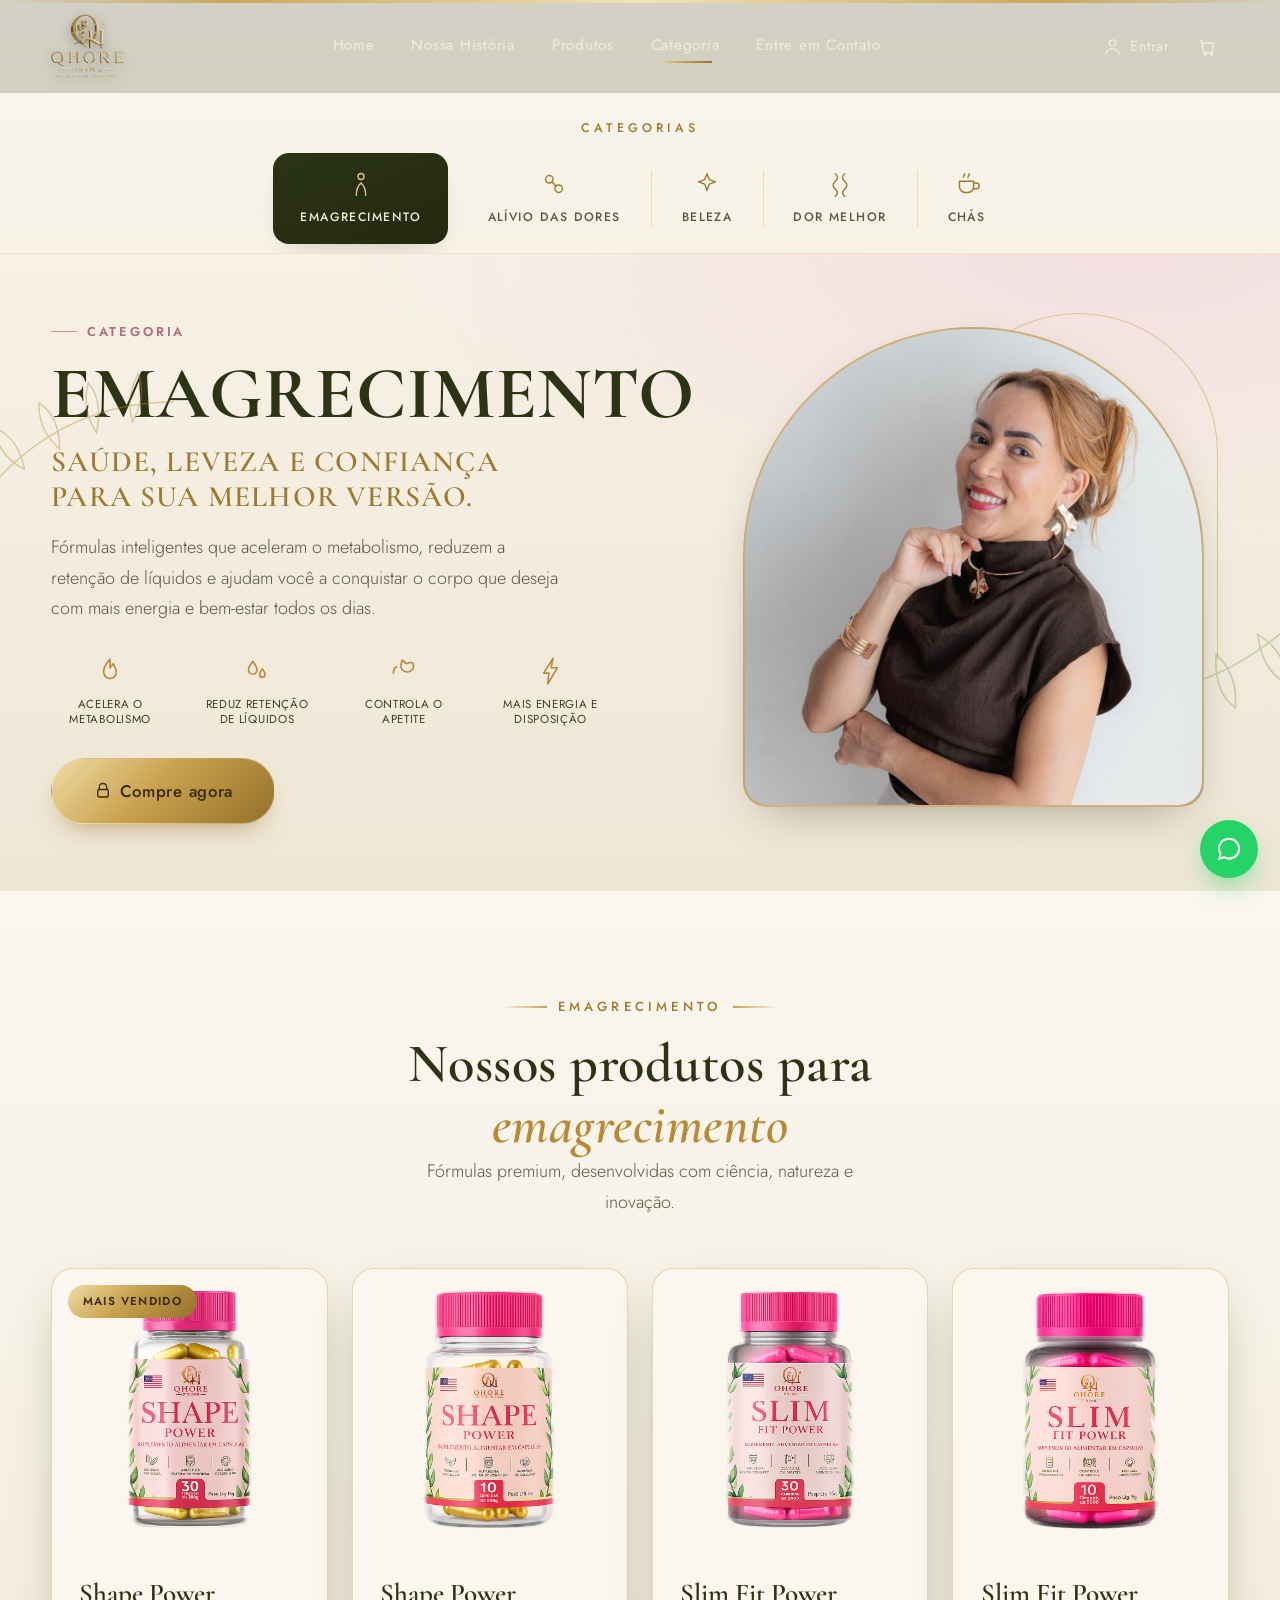
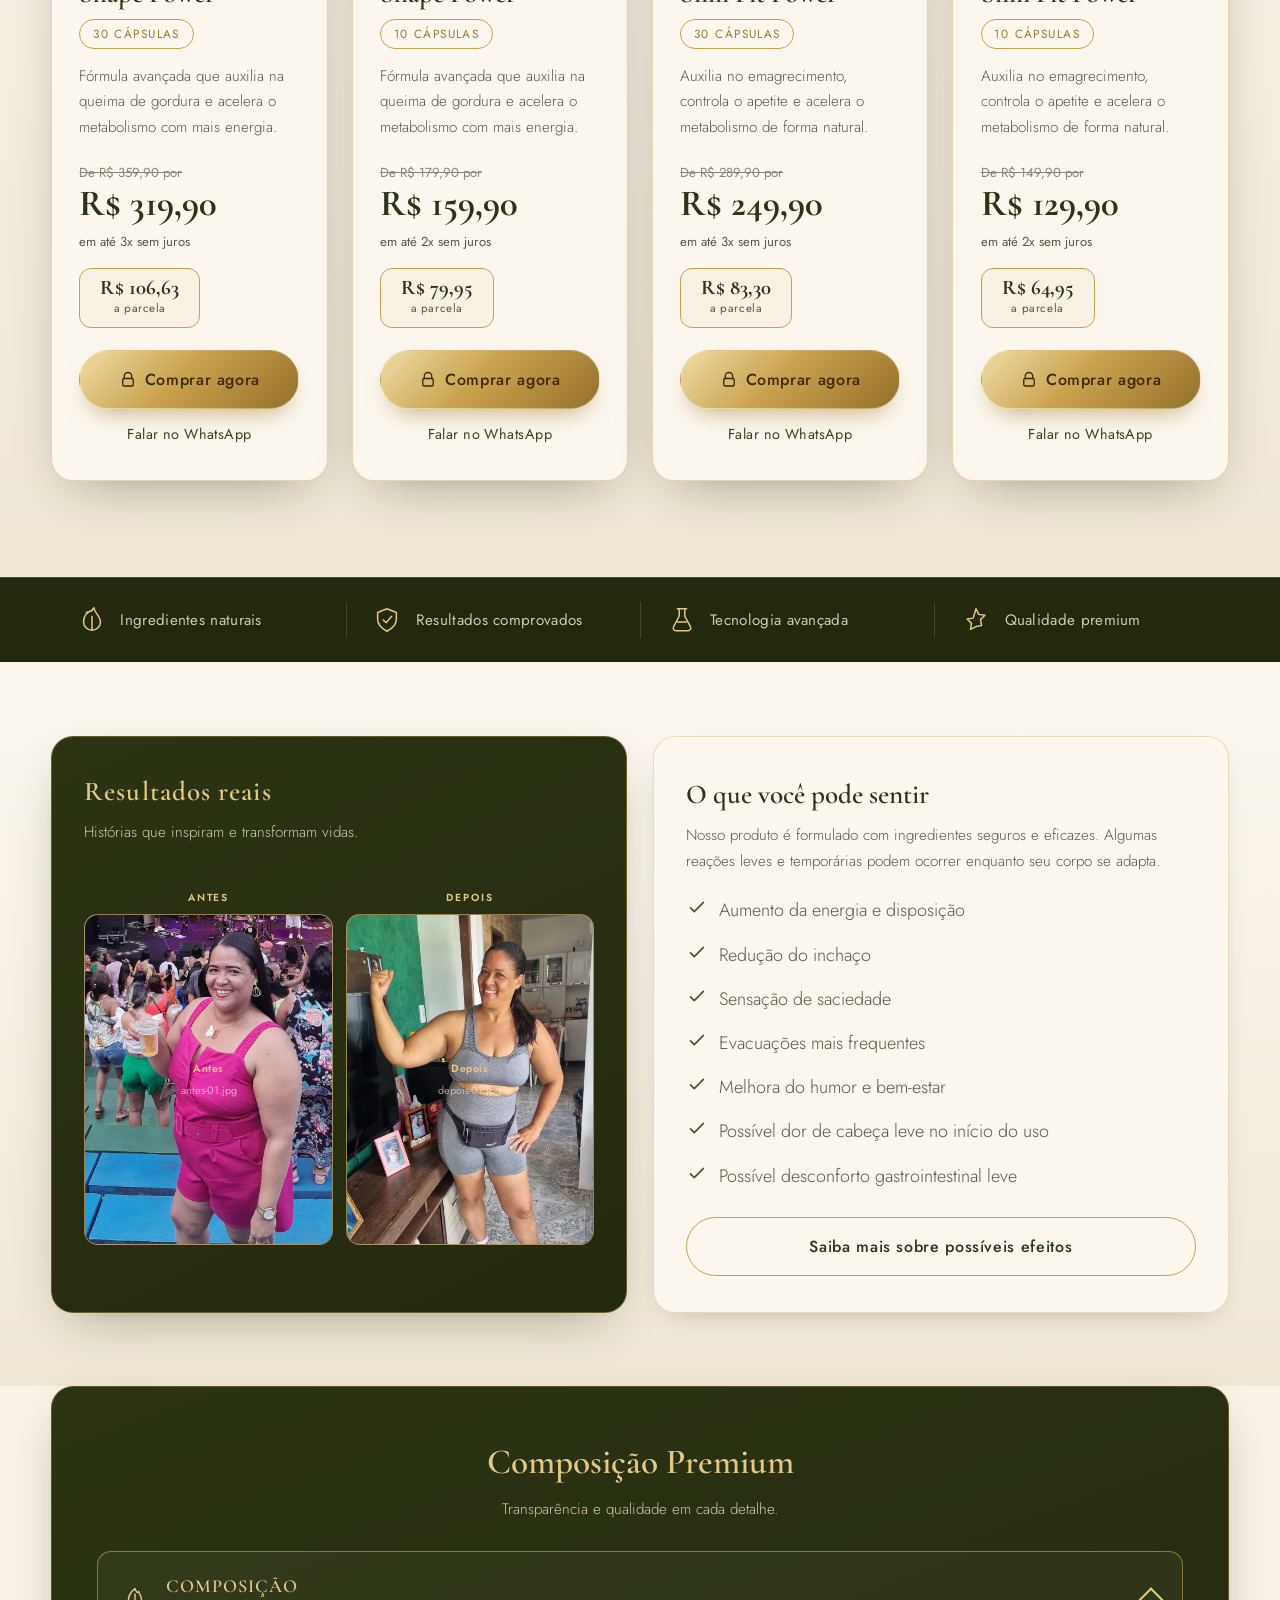
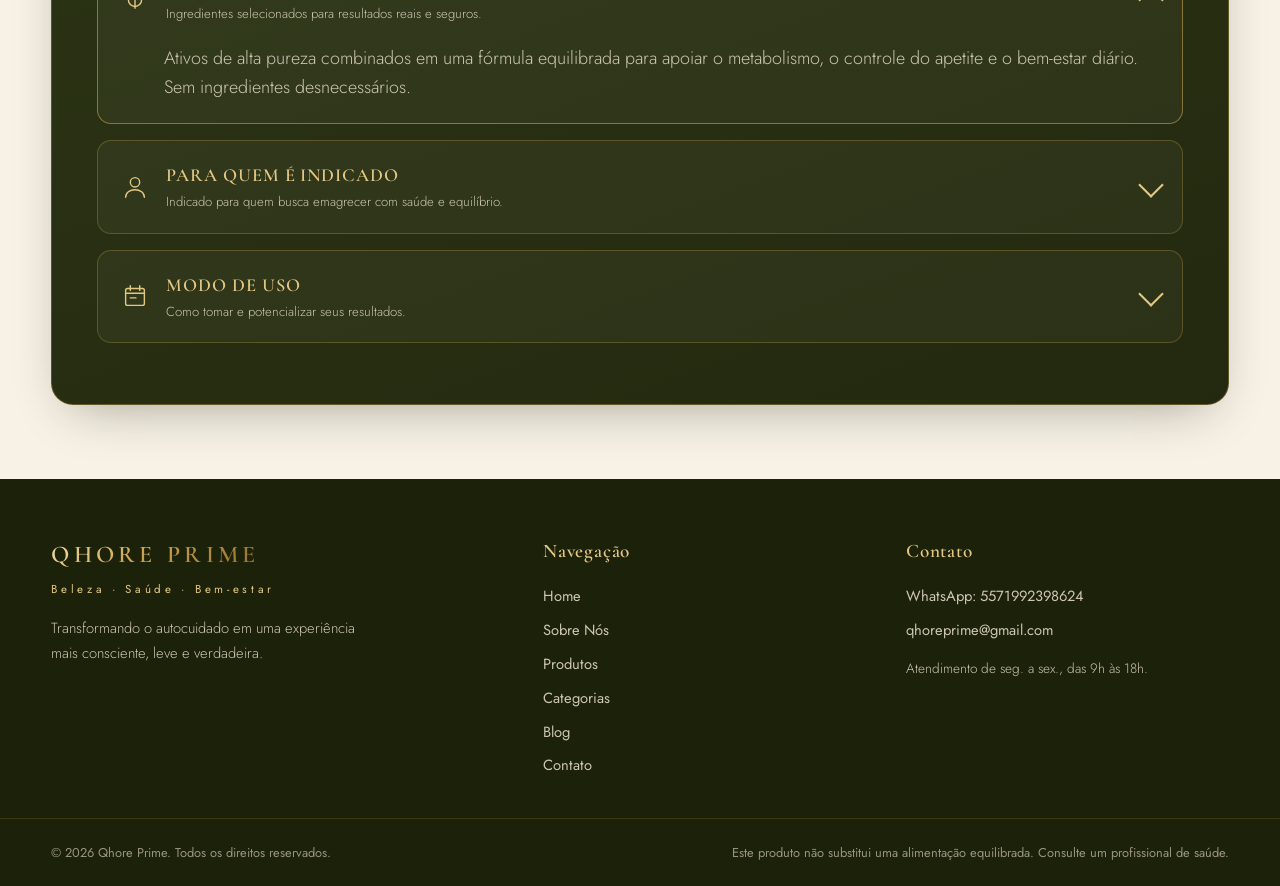
<file: categoria-emagrecimento.html>
<!DOCTYPE html>
<html lang="pt-BR">
<head>
  <meta charset="UTF-8" />
  <meta name="viewport" content="width=device-width, initial-scale=1.0" />
  <title>Emagrecimento — Qhore Prime</title>
  <meta name="description" content="Categoria Emagrecimento da Qhore Prime — fórmulas inteligentes que aceleram o metabolismo, reduzem a retenção de líquidos e controlam o apetite." />

  <link rel="icon" type="image/svg+xml" href="data:image/svg+xml,%3Csvg xmlns='http://www.w3.org/2000/svg' viewBox='0 0 64 64'%3E%3Crect width='64' height='64' rx='12' fill='%2323290f'/%3E%3Cg fill='none' stroke='%23caa24f' stroke-width='3' stroke-linecap='round'%3E%3Cellipse cx='27' cy='30' rx='15' ry='19'/%3E%3Cpath d='M34 44q6 6 11 4'/%3E%3Cpath d='M40 22v22M40 32h9M49 22v22'/%3E%3C/g%3E%3C/svg%3E" />
  <meta name="theme-color" content="#23290f" />

  <link rel="preconnect" href="https://fonts.googleapis.com" />
  <link rel="preconnect" href="https://fonts.gstatic.com" crossorigin />
  <link href="https://fonts.googleapis.com/css2?family=Cormorant+Garamond:ital,wght@0,400;0,500;0,600;0,700;1,400;1,500&family=Jost:wght@300;400;500;600&family=Montserrat:wght@300;400;500;600&display=swap" rel="stylesheet" />

  <link rel="stylesheet" href="css/styles.css" />
  <link rel="stylesheet" href="css/categoria.css" />
</head>
<body>

  <!-- ============ HEADER ============ -->
  <header class="site-header" id="header">
    <div class="container header-inner">
      <a href="index.html#home" class="brand" aria-label="Qhore Prime — início">
        <img class="brand-logo" src="assets/img/logo-header.png" alt="Qhore Prime" width="612" height="538" />
      </a>

      <nav class="nav" id="nav" aria-label="Menu principal">
        <a href="index.html#home" class="nav-link">Home</a>
        <a href="index.html#historia" class="nav-link">Nossa História</a>
        <a href="index.html#produtos" class="nav-link">Produtos</a>
        <a href="categoria-emagrecimento.html" class="nav-link active">Categoria</a>
        <a href="index.html#contato" class="nav-link">Entre em Contato</a>
      </nav>

      <div class="header-actions">
        <a href="index.html#contato" class="header-action" aria-label="Entrar / fale conosco">
          <svg viewBox="0 0 24 24" aria-hidden="true"><circle cx="12" cy="8" r="3.6"/><path d="M4.5 20.5c0-3.8 3.5-5.8 7.5-5.8s7.5 2 7.5 5.8"/></svg>
          <span>Entrar</span>
        </a>
        <a href="index.html#produtos" class="header-action header-cart" aria-label="Ver produtos">
          <svg viewBox="0 0 24 24" aria-hidden="true"><path d="M6 8h13l-1.3 9.2a2 2 0 0 1-2 1.8H9.3a2 2 0 0 1-2-1.8L5.6 5H3"/><circle cx="9.5" cy="21" r="1.2"/><circle cx="16.5" cy="21" r="1.2"/></svg>
        </a>
        <button class="nav-toggle" id="navToggle" aria-label="Abrir menu" aria-expanded="false">
          <span></span><span></span><span></span>
        </button>
      </div>
    </div>
  </header>

  <!-- ============ NAVEGAÇÃO DE CATEGORIAS ============ -->
  <section class="catnav-section">
    <div class="container">
      <span class="catnav-eyebrow">Categorias</span>
      <nav class="catnav" aria-label="Categorias">
        <a href="categoria-emagrecimento.html" class="catnav__item is-active" aria-current="page">
          <svg viewBox="0 0 32 32"><circle cx="16" cy="8" r="3.2"/><path d="M11 28c0-6 1.6-10 5-13 3.4 3 5 7 5 13"/></svg>
          Emagrecimento
        </a>
        <a href="categoria-alivio-das-dores.html" class="catnav__item">
          <svg viewBox="0 0 32 32"><circle cx="11" cy="11" r="4"/><circle cx="21" cy="21" r="4"/><path d="M13.8 13.8l4.4 4.4"/></svg>
          Alívio das Dores
        </a>
        <a href="index.html#categorias" class="catnav__item">
          <svg viewBox="0 0 32 32"><path d="M16 5l2.4 6.3L25 13.7l-6.6 2.4L16 23l-2.4-6.9L7 13.7l6.6-2.4z"/></svg>
          Beleza
        </a>
        <a href="index.html#categorias" class="catnav__item">
          <svg viewBox="0 0 32 32"><path d="M11 5c3 2.5 3 5.5 0 8s-3 6 0 8.5 3 5 0 7.5"/><path d="M21 5c-3 2.5-3 5.5 0 8s3 6 0 8.5-3 5 0 7.5"/></svg>
          Dor Melhor
        </a>
        <a href="index.html#categorias" class="catnav__item">
          <svg viewBox="0 0 32 32"><path d="M8 13h15v6a6 6 0 0 1-6 6h-3a6 6 0 0 1-6-6z"/><path d="M23 15h3a3 3 0 0 1 0 6h-3"/><path d="M12 9c0-2 1.5-2 1.5-4M17 9c0-2 1.5-2 1.5-4"/></svg>
          Chás
        </a>
      </nav>
    </div>
  </section>

  <!-- ============ HERO DA CATEGORIA ============ -->
  <section class="cathero">
    <div class="leaf leaf-tl" aria-hidden="true"></div>
    <div class="leaf leaf-br" aria-hidden="true"></div>
    <div class="container cathero-grid">
      <div class="cathero-copy reveal">
        <span class="cathero-tag">Categoria</span>
        <h1 class="cathero-title">Emagrecimento</h1>
        <p class="cathero-sub">Saúde, leveza e confiança<br>para sua melhor versão.</p>
        <p class="cathero-text">
          Fórmulas inteligentes que aceleram o metabolismo, reduzem a retenção de líquidos
          e ajudam você a conquistar o corpo que deseja com mais energia e bem-estar todos os dias.
        </p>

        <div class="cathero-benefits">
          <div class="cathero-benefit">
            <svg viewBox="0 0 32 32"><path d="M16 5c-4 4-6 7-6 12a6 6 0 0 0 12 0c0-3-2-5-3-8-1 2-2 2-3 4z"/></svg>
            <span>Acelera o metabolismo</span>
          </div>
          <div class="cathero-benefit">
            <svg viewBox="0 0 32 32"><path d="M12 7c2.6 3 4 5.6 4 8a4 4 0 0 1-8 0c0-2.4 1.4-5 4-8z"/><path d="M21 14c1.6 2 2.6 3.6 2.6 5.2a2.6 2.6 0 0 1-5.2 0c0-1.6 1-3.2 2.6-5.2z"/></svg>
            <span>Reduz retenção de líquidos</span>
          </div>
          <div class="cathero-benefit">
            <svg viewBox="0 0 32 32"><path d="M14 6c0 2-1 3-1 5a6 6 0 0 0 12 0c0-2-1-3-3-3-1.6 0-2 1-3.5 1S16 6 14 6z"/><path d="M9 12c-2 1-3 3-3 6"/></svg>
            <span>Controla o apetite</span>
          </div>
          <div class="cathero-benefit">
            <svg viewBox="0 0 32 32"><path d="M18 4 9 18h5l-1 10 9-15h-6z"/></svg>
            <span>Mais energia e disposição</span>
          </div>
        </div>

        <a href="index.html#produtos" class="btn btn-primary btn-lg"><svg class="btn-ico" viewBox="0 0 24 24" aria-hidden="true"><path d="M7 10V7a5 5 0 0 1 10 0v3"/><rect x="5" y="10" width="14" height="10" rx="2"/></svg>Compre agora</a>
      </div>

      <div class="cathero-visual reveal">
        <div class="cathero-photo cathero-photo--emag imgbox">
          <img class="real-img" src="assets/img/categoria-emagrecimento-hero.jpg" alt="Emagrecimento — Qhore Prime" loading="lazy" decoding="async"
               onerror="this.closest('.imgbox').classList.add('no-img')" />
          <span class="ph-fallback">Imagem da categoria<br><small>assets/img/categoria-emagrecimento-hero.jpg</small></span>
        </div>
      </div>
    </div>
  </section>

  <!-- ============ PRODUTOS DA CATEGORIA ============ -->
  <section class="products">
    <div class="container">
      <header class="section-head reveal">
        <span class="eyebrow flourish">Emagrecimento</span>
        <h2 class="section-title">Nossos produtos para <em>emagrecimento</em></h2>
        <p class="section-lead">Fórmulas premium, desenvolvidas com ciência, natureza e inovação.</p>
      </header>

      <div class="prod-grid">
        <!-- Shape Power 30 cápsulas -->
        <article class="prod-card reveal">
          <div class="prod-tag">Mais vendido</div>
          <div class="prod-img imgbox">
            <img class="real-img" src="assets/img/shape-power.png" alt="Shape Power 30 cápsulas" loading="lazy" decoding="async"
                 onerror="this.closest('.imgbox').classList.add('no-img')" />
            <span class="ph-fallback"><small>assets/img/shape-power.png</small></span>
          </div>
          <div class="prod-body">
            <h3>Shape Power</h3>
            <span class="prod-caps">30 cápsulas</span>
            <p>Fórmula avançada que auxilia na queima de gordura e acelera o metabolismo com mais energia.</p>
            <div class="prod-price">
              <span class="from">De R$ 359,90 por</span>
              <strong>R$ 319,90</strong>
              <span class="inst">em até 3x sem juros</span>
              <div class="parcela"><strong>R$ 106,63</strong><small>a parcela</small></div>
            </div>
            <a href="index.html#contato" class="btn btn-primary btn-block"><svg class="btn-ico" viewBox="0 0 24 24" aria-hidden="true"><path d="M7 10V7a5 5 0 0 1 10 0v3"/><rect x="5" y="10" width="14" height="10" rx="2"/></svg>Comprar agora</a>
            <a class="wpp-link" href="https://wa.me/5571992398624?text=Ol%C3%A1!%20Tenho%20interesse%20no%20Shape%20Power%20%2830%20c%C3%A1psulas%29." target="_blank" rel="noopener">Falar no WhatsApp</a>
          </div>
        </article>

        <!-- Shape Power 10 cápsulas -->
        <article class="prod-card reveal">
          <div class="prod-img imgbox">
            <img class="real-img" src="assets/img/shape-power-10.png" alt="Shape Power 10 cápsulas" loading="lazy" decoding="async"
                 onerror="this.closest('.imgbox').classList.add('no-img')" />
            <span class="ph-fallback"><small>assets/img/shape-power-10.png</small></span>
          </div>
          <div class="prod-body">
            <h3>Shape Power</h3>
            <span class="prod-caps">10 cápsulas</span>
            <p>Fórmula avançada que auxilia na queima de gordura e acelera o metabolismo com mais energia.</p>
            <div class="prod-price">
              <span class="from">De R$ 179,90 por</span>
              <strong>R$ 159,90</strong>
              <span class="inst">em até 2x sem juros</span>
              <div class="parcela"><strong>R$ 79,95</strong><small>a parcela</small></div>
            </div>
            <a href="index.html#contato" class="btn btn-primary btn-block"><svg class="btn-ico" viewBox="0 0 24 24" aria-hidden="true"><path d="M7 10V7a5 5 0 0 1 10 0v3"/><rect x="5" y="10" width="14" height="10" rx="2"/></svg>Comprar agora</a>
            <a class="wpp-link" href="https://wa.me/5571992398624?text=Ol%C3%A1!%20Tenho%20interesse%20no%20Shape%20Power%20%2810%20c%C3%A1psulas%29." target="_blank" rel="noopener">Falar no WhatsApp</a>
          </div>
        </article>

        <!-- Slim Fit Power 30 cápsulas -->
        <article class="prod-card reveal">
          <div class="prod-img imgbox">
            <img class="real-img" src="assets/img/slim-fit-power.png" alt="Slim Fit Power 30 cápsulas" loading="lazy" decoding="async"
                 onerror="this.closest('.imgbox').classList.add('no-img')" />
            <span class="ph-fallback"><small>assets/img/slim-fit-power.png</small></span>
          </div>
          <div class="prod-body">
            <h3>Slim Fit Power</h3>
            <span class="prod-caps">30 cápsulas</span>
            <p>Auxilia no emagrecimento, controla o apetite e acelera o metabolismo de forma natural.</p>
            <div class="prod-price">
              <span class="from">De R$ 289,90 por</span>
              <strong>R$ 249,90</strong>
              <span class="inst">em até 3x sem juros</span>
              <div class="parcela"><strong>R$ 83,30</strong><small>a parcela</small></div>
            </div>
            <a href="index.html#contato" class="btn btn-primary btn-block"><svg class="btn-ico" viewBox="0 0 24 24" aria-hidden="true"><path d="M7 10V7a5 5 0 0 1 10 0v3"/><rect x="5" y="10" width="14" height="10" rx="2"/></svg>Comprar agora</a>
            <a class="wpp-link" href="https://wa.me/5571992398624?text=Ol%C3%A1!%20Tenho%20interesse%20no%20Slim%20Fit%20Power%20%2830%20c%C3%A1psulas%29." target="_blank" rel="noopener">Falar no WhatsApp</a>
          </div>
        </article>

        <!-- Slim Fit Power 10 cápsulas -->
        <article class="prod-card reveal">
          <div class="prod-img imgbox">
            <img class="real-img" src="assets/img/slim-fit-power-10.png" alt="Slim Fit Power 10 cápsulas" loading="lazy" decoding="async"
                 onerror="this.closest('.imgbox').classList.add('no-img')" />
            <span class="ph-fallback"><small>assets/img/slim-fit-power-10.png</small></span>
          </div>
          <div class="prod-body">
            <h3>Slim Fit Power</h3>
            <span class="prod-caps">10 cápsulas</span>
            <p>Auxilia no emagrecimento, controla o apetite e acelera o metabolismo de forma natural.</p>
            <div class="prod-price">
              <span class="from">De R$ 149,90 por</span>
              <strong>R$ 129,90</strong>
              <span class="inst">em até 2x sem juros</span>
              <div class="parcela"><strong>R$ 64,95</strong><small>a parcela</small></div>
            </div>
            <a href="index.html#contato" class="btn btn-primary btn-block"><svg class="btn-ico" viewBox="0 0 24 24" aria-hidden="true"><path d="M7 10V7a5 5 0 0 1 10 0v3"/><rect x="5" y="10" width="14" height="10" rx="2"/></svg>Comprar agora</a>
            <a class="wpp-link" href="https://wa.me/5571992398624?text=Ol%C3%A1!%20Tenho%20interesse%20no%20Slim%20Fit%20Power%20%2810%20c%C3%A1psulas%29." target="_blank" rel="noopener">Falar no WhatsApp</a>
          </div>
        </article>
      </div>
    </div>
  </section>

  <!-- ============ BARRA DE BENEFÍCIOS ============ -->
  <div class="benefit-bar">
    <div class="container benefit-grid">
      <div class="benefit">
        <svg class="b-ico" viewBox="0 0 32 32" aria-hidden="true"><path d="M16 6C9 8 7 13 7 18a9 9 0 0 0 18 0c0-6-6-9-7-15-2 4-5 4-8 5z"/><path d="M16 27V12"/></svg>
        <span>Ingredientes naturais</span>
      </div>
      <div class="benefit">
        <svg class="b-ico" viewBox="0 0 32 32" aria-hidden="true"><path d="M16 4l10 4v7c0 6-4 10-10 13C10 25 6 21 6 15V8z"/><path d="M12 16l3 3 6-7"/></svg>
        <span>Resultados comprovados</span>
      </div>
      <div class="benefit">
        <svg class="b-ico" viewBox="0 0 32 32" aria-hidden="true"><path d="M13 4v8L7 23a3 3 0 0 0 2.6 4.5h12.8A3 3 0 0 0 25 23l-6-11V4"/><path d="M11 4h10M11 18h10"/></svg>
        <span>Tecnologia avançada</span>
      </div>
      <div class="benefit">
        <svg class="b-ico" viewBox="0 0 32 32" aria-hidden="true"><path d="M16 4l3 6 6.5 1-4.7 4.6 1.1 6.4L16 23l-5.9 3 1.1-6.4L6.5 15 13 14z"/></svg>
        <span>Qualidade premium</span>
      </div>
    </div>
  </div>

  <!-- ============ CARDS INFORMATIVOS ============ -->
  <section class="catsec" style="background:linear-gradient(180deg,var(--cream-2),var(--beige))">
    <div class="container">
      <div class="info-cards">
        <!-- Resultados reais -->
        <article class="video-card reveal">
          <h3>Resultados reais</h3>
          <p class="sub">Histórias que inspiram e transformam vidas.</p>
          <div class="ba-carousel" role="group" aria-label="Galeria de antes e depois — deslize para ver mais resultados">
            <article class="ba-pair">
              <figure class="ba-shot">
                <span class="ba-tag">Antes</span>
                <div class="imgbox">
                  <img class="real-img" src="assets/img/antes-01.jpg" alt="Antes — resultado real de paciente" loading="lazy" decoding="async"
                       onerror="this.closest('.imgbox').classList.add('no-img')" />
                  <span class="ph-fallback"><strong>Antes</strong><small>antes-01.jpg</small></span>
                </div>
              </figure>
              <figure class="ba-shot">
                <span class="ba-tag ba-tag--after">Depois</span>
                <div class="imgbox">
                  <img class="real-img" src="assets/img/depois-01.jpg" alt="Depois — resultado real de paciente" loading="lazy" decoding="async"
                       onerror="this.closest('.imgbox').classList.add('no-img')" />
                  <span class="ph-fallback"><strong>Depois</strong><small>depois-01.jpg</small></span>
                </div>
              </figure>
            </article>
            <article class="ba-pair">
              <figure class="ba-shot">
                <span class="ba-tag">Antes</span>
                <div class="imgbox">
                  <img class="real-img" src="assets/img/antes-02.jpg" alt="Antes — resultado real de paciente" loading="lazy" decoding="async"
                       onerror="this.closest('.imgbox').classList.add('no-img')" />
                  <span class="ph-fallback"><strong>Antes</strong><small>antes-02.jpg</small></span>
                </div>
              </figure>
              <figure class="ba-shot">
                <span class="ba-tag ba-tag--after">Depois</span>
                <div class="imgbox">
                  <img class="real-img" src="assets/img/depois-02.jpg" alt="Depois — resultado real de paciente" loading="lazy" decoding="async"
                       onerror="this.closest('.imgbox').classList.add('no-img')" />
                  <span class="ph-fallback"><strong>Depois</strong><small>depois-02.jpg</small></span>
                </div>
              </figure>
            </article>
            <article class="ba-pair">
              <figure class="ba-shot">
                <span class="ba-tag">Antes</span>
                <div class="imgbox">
                  <img class="real-img" src="assets/img/antes-03.jpg" alt="Antes — resultado real de paciente" loading="lazy" decoding="async"
                       onerror="this.closest('.imgbox').classList.add('no-img')" />
                  <span class="ph-fallback"><strong>Antes</strong><small>antes-03.jpg</small></span>
                </div>
              </figure>
              <figure class="ba-shot">
                <span class="ba-tag ba-tag--after">Depois</span>
                <div class="imgbox">
                  <img class="real-img" src="assets/img/depois-03.jpg" alt="Depois — resultado real de paciente" loading="lazy" decoding="async"
                       onerror="this.closest('.imgbox').classList.add('no-img')" />
                  <span class="ph-fallback"><strong>Depois</strong><small>depois-03.jpg</small></span>
                </div>
              </figure>
            </article>
            <article class="ba-pair">
              <figure class="ba-shot">
                <span class="ba-tag">Antes</span>
                <div class="imgbox">
                  <img class="real-img" src="assets/img/antes-04.jpg" alt="Antes — resultado real de paciente" loading="lazy" decoding="async"
                       onerror="this.closest('.imgbox').classList.add('no-img')" />
                  <span class="ph-fallback"><strong>Antes</strong><small>antes-04.jpg</small></span>
                </div>
              </figure>
              <figure class="ba-shot">
                <span class="ba-tag ba-tag--after">Depois</span>
                <div class="imgbox">
                  <img class="real-img" src="assets/img/depois-04.jpg" alt="Depois — resultado real de paciente" loading="lazy" decoding="async"
                       onerror="this.closest('.imgbox').classList.add('no-img')" />
                  <span class="ph-fallback"><strong>Depois</strong><small>depois-04.jpg</small></span>
                </div>
              </figure>
            </article>
            <article class="ba-pair">
              <figure class="ba-shot">
                <span class="ba-tag">Antes</span>
                <div class="imgbox">
                  <img class="real-img" src="assets/img/antes-05.jpg" alt="Antes — resultado real de paciente" loading="lazy" decoding="async"
                       onerror="this.closest('.imgbox').classList.add('no-img')" />
                  <span class="ph-fallback"><strong>Antes</strong><small>antes-05.jpg</small></span>
                </div>
              </figure>
              <figure class="ba-shot">
                <span class="ba-tag ba-tag--after">Depois</span>
                <div class="imgbox">
                  <img class="real-img" src="assets/img/depois-05.jpg" alt="Depois — resultado real de paciente" loading="lazy" decoding="async"
                       onerror="this.closest('.imgbox').classList.add('no-img')" />
                  <span class="ph-fallback"><strong>Depois</strong><small>depois-05.jpg</small></span>
                </div>
              </figure>
            </article>
          </div>
        </article>

        <!-- O que você pode sentir -->
        <article class="feel-card reveal">
          <h3>O que você pode sentir</h3>
          <p class="sub">Nosso produto é formulado com ingredientes seguros e eficazes. Algumas reações leves e temporárias podem ocorrer enquanto seu corpo se adapta.</p>
          <ul class="feel-list">
            <li><svg viewBox="0 0 24 24"><path d="M5 13l4 4L19 7"/></svg>Aumento da energia e disposição</li>
            <li><svg viewBox="0 0 24 24"><path d="M5 13l4 4L19 7"/></svg>Redução do inchaço</li>
            <li><svg viewBox="0 0 24 24"><path d="M5 13l4 4L19 7"/></svg>Sensação de saciedade</li>
            <li><svg viewBox="0 0 24 24"><path d="M5 13l4 4L19 7"/></svg>Evacuações mais frequentes</li>
            <li><svg viewBox="0 0 24 24"><path d="M5 13l4 4L19 7"/></svg>Melhora do humor e bem-estar</li>
            <li><svg viewBox="0 0 24 24"><path d="M5 13l4 4L19 7"/></svg>Possível dor de cabeça leve no início do uso</li>
            <li><svg viewBox="0 0 24 24"><path d="M5 13l4 4L19 7"/></svg>Possível desconforto gastrointestinal leve</li>
          </ul>
          <a href="index.html#contato" class="btn btn-outline">Saiba mais sobre possíveis efeitos</a>
        </article>
      </div>
    </div>
  </section>

  <!-- ============ COMPOSIÇÃO PREMIUM ============ -->
  <section class="catsec" style="padding-top:0">
    <div class="container">
      <div class="composicao reveal">
        <div class="composicao-head">
          <h2>Composição Premium</h2>
          <p>Transparência e qualidade em cada detalhe.</p>
        </div>

        <details class="comp-item" open>
          <summary>
            <svg class="comp-ico" viewBox="0 0 32 32"><path d="M16 6c-5 4-7 7-7 12a7 7 0 0 0 14 0c0-3-2-6-3-9-1 2-2 2-4 -3z"/><path d="M16 27V12"/></svg>
            <span class="comp-titles"><strong>Composição</strong><small>Ingredientes selecionados para resultados reais e seguros.</small></span>
            <span class="comp-chev" aria-hidden="true"></span>
          </summary>
          <div class="comp-body">
            Ativos de alta pureza combinados em uma fórmula equilibrada para apoiar o metabolismo,
            o controle do apetite e o bem-estar diário. Sem ingredientes desnecessários.
          </div>
        </details>

        <details class="comp-item">
          <summary>
            <svg class="comp-ico" viewBox="0 0 32 32"><circle cx="16" cy="11" r="5"/><path d="M6 27c0-5 4.5-8 10-8s10 3 10 8"/></svg>
            <span class="comp-titles"><strong>Para quem é indicado</strong><small>Indicado para quem busca emagrecer com saúde e equilíbrio.</small></span>
            <span class="comp-chev" aria-hidden="true"></span>
          </summary>
          <div class="comp-body">
            Para adultos que desejam apoiar o emagrecimento de forma consciente, com mais energia
            e disposição na rotina. Consulte um profissional de saúde em caso de dúvidas.
          </div>
        </details>

        <details class="comp-item">
          <summary>
            <svg class="comp-ico" viewBox="0 0 32 32"><rect x="6" y="8" width="20" height="18" rx="2"/><path d="M6 13h20M11 5v5M21 5v5M11 18h6"/></svg>
            <span class="comp-titles"><strong>Modo de uso</strong><small>Como tomar e potencializar seus resultados.</small></span>
            <span class="comp-chev" aria-hidden="true"></span>
          </summary>
          <div class="comp-body">
            Siga as orientações descritas no rótulo do produto. Para melhores resultados, associe
            o uso a uma alimentação equilibrada e à prática regular de atividade física.
          </div>
        </details>
      </div>
    </div>
  </section>

  <!-- ============ FOOTER ============ -->
  <footer class="site-footer">
    <div class="container footer-grid">
      <div class="footer-brand">
        <span class="brand-name gold">QHORE PRIME</span>
        <span class="footer-tag">Beleza · Saúde · Bem-estar</span>
        <p>Transformando o autocuidado em uma experiência mais consciente, leve e verdadeira.</p>
      </div>
      <nav class="footer-nav" aria-label="Rodapé">
        <h4>Navegação</h4>
        <a href="index.html#home">Home</a>
        <a href="index.html#historia">Sobre Nós</a>
        <a href="index.html#produtos">Produtos</a>
        <a href="index.html#categorias">Categorias</a>
        <a href="index.html#blog">Blog</a>
        <a href="index.html#contato">Contato</a>
      </nav>
      <div class="footer-contact">
        <h4>Contato</h4>
        <a href="https://wa.me/5571992398624" target="_blank" rel="noopener">WhatsApp: 5571992398624</a>
        <a href="mailto:qhoreprime@gmail.com">qhoreprime@gmail.com</a>
        <p>Atendimento de seg. a sex., das 9h às 18h.</p>
      </div>
    </div>
    <div class="footer-bottom">
      <div class="container">
        <span>© <span id="year"></span> Qhore Prime. Todos os direitos reservados.</span>
        <span>Este produto não substitui uma alimentação equilibrada. Consulte um profissional de saúde.</span>
      </div>
    </div>
  </footer>

  <!-- WhatsApp flutuante -->
  <a class="wpp-float" href="https://wa.me/5571992398624?text=Ol%C3%A1%20Qhore%20Prime!" target="_blank" rel="noopener" aria-label="Falar no WhatsApp">
    <svg viewBox="0 0 32 32" width="28" height="28" aria-hidden="true"><path fill="currentColor" d="M16 3C9 3 3.5 8.5 3.5 15.5c0 2.4.7 4.6 1.9 6.5L3 29l7.2-2.3c1.8 1 3.9 1.5 6 1.5 7 0 12.5-5.5 12.5-12.7C28.7 8.5 23 3 16 3zm0 22.7c-1.9 0-3.7-.5-5.2-1.4l-.4-.2-4.3 1.4 1.4-4.2-.2-.4a10 10 0 0 1-1.6-5.4C5.7 9.9 10.3 5.3 16 5.3c5.7 0 10.3 4.6 10.3 10.2S21.7 25.7 16 25.7z"/></svg>
  </a>

  <script src="js/categoria.js"></script>
</body>
</html>
</file>
<file: css/styles.css>
/* ===================================================================
   QHORE PRIME — Estilo premium (verde-escuro + dourado + tons claros)
   =================================================================== */

:root{
  /* Verdes */
  --green-900:#23290f;
  --green-800:#2c3415;
  --green-700:#3a4520;
  --green-600:#48542a;

  /* Dourados */
  --gold-100:#f3e3b6;
  --gold-300:#e3c884;
  --gold-500:#c9a14e;
  --gold-600:#b88a36;
  --gold-700:#9c7a2e;
  --gold-grad:linear-gradient(135deg,#f0dca6 0%,#caa24f 45%,#94702a 100%);

  /* Claros */
  --cream:#f7f1e6;
  --cream-2:#fbf7ef;
  --beige:#efe6d6;
  --nude:#f0e2d8;
  --rose:#f3dfe0;

  /* Texto */
  --ink:#2b2a22;
  --ink-soft:#5b5848;
  --on-dark:#f3ecdc;
  --on-dark-soft:#cdc6b2;

  --radius:22px;
  --radius-sm:14px;
  --shadow:0 18px 50px -22px rgba(35,41,15,.45);
  --shadow-soft:0 10px 30px -18px rgba(35,41,15,.4);
  --maxw:1180px;

  --serif:'Cormorant Garamond',Georgia,serif;
  --sans:'Jost','Montserrat',system-ui,sans-serif;
}

*{box-sizing:border-box;margin:0;padding:0}
html{scroll-behavior:smooth;scroll-padding-top:92px}
body{
  font-family:var(--sans);
  color:var(--ink);
  background:var(--cream);
  font-size:18px;
  line-height:1.7;
  -webkit-font-smoothing:antialiased;
  overflow-x:hidden;
}
img{max-width:100%;display:block}
a{text-decoration:none;color:inherit}
.container{width:min(var(--maxw),92%);margin-inline:auto}
em{font-style:italic}

/* ---------- Tipografia base ---------- */
.section-title{
  font-family:var(--serif);
  font-weight:600;
  font-size:clamp(2.1rem,4.5vw,3.4rem);
  line-height:1.12;
  letter-spacing:.5px;
  color:var(--green-800);
}
.section-title em{color:var(--gold-600);font-weight:600}
.section-title.light{color:var(--on-dark)}
.section-title.light em{
  background:var(--gold-grad);-webkit-background-clip:text;background-clip:text;color:transparent;
}
.eyebrow{
  display:inline-block;
  font-size:.82rem;
  letter-spacing:.32em;
  text-transform:uppercase;
  color:var(--gold-700);
  font-weight:500;
  margin-bottom:1rem;
}
.eyebrow-light{color:var(--gold-300)}
.section-lead{color:var(--ink-soft);max-width:48ch;font-weight:300}
.section-lead.light{color:var(--on-dark-soft)}
.section-head{text-align:center;margin-inline:auto;max-width:760px;margin-bottom:3.2rem}
.section-head .section-lead{margin-inline:auto}

/* ---------- Botões ---------- */
.btn{
  display:inline-flex;align-items:center;justify-content:center;gap:.5rem;
  font-family:var(--sans);font-weight:500;font-size:1rem;letter-spacing:.04em;
  padding:.95rem 2rem;border-radius:999px;cursor:pointer;border:1.5px solid transparent;
  transition:transform .35s cubic-bezier(.2,.8,.2,1),box-shadow .35s,background .35s,color .35s;
}
.btn:hover{transform:translateY(-2px)}
.btn-primary{
  background:var(--gold-grad);color:#3a2c08;
  box-shadow:0 12px 26px -12px rgba(156,122,46,.7);
  border-color:rgba(255,255,255,.25);
}
.btn-primary:hover{box-shadow:0 18px 34px -12px rgba(156,122,46,.85)}
.btn-ghost{background:transparent;color:var(--on-dark);border-color:rgba(243,236,220,.5)}
.btn-ghost:hover{background:rgba(243,236,220,.1);border-color:var(--gold-300)}
.btn-outline{background:transparent;color:var(--green-800);border-color:var(--gold-500)}
.btn-outline:hover{background:var(--green-800);color:var(--on-dark);border-color:var(--green-800)}
.btn-block{width:100%}
.btn-lg{padding:1.1rem 2.6rem;font-size:1.05rem}
/* CTA rosé (igual à referência) */
.btn-rose{
  background:linear-gradient(135deg,#cf8f9d 0%,#b06d7e 60%,#9c5e70 100%);color:#fff;
  border-color:rgba(255,255,255,.22);box-shadow:0 14px 30px -14px rgba(156,94,112,.8);
  text-transform:uppercase;letter-spacing:.12em;font-size:.92rem;
}
.btn-rose:hover{box-shadow:0 20px 38px -14px rgba(156,94,112,.9)}
.btn-arrow{font-style:normal;transition:transform .3s}
.btn:hover .btn-arrow{transform:translateX(5px)}

/* =================== HEADER =================== */
.site-header{
  position:fixed;top:0;left:0;right:0;z-index:100;
  padding:.9rem 0;
  background:rgba(35,41,15,.18);
  backdrop-filter:blur(4px);
  transition:background .4s,box-shadow .4s,padding .4s;
}
.site-header::before{
  content:"";position:absolute;top:0;left:0;right:0;height:3px;
  background:linear-gradient(90deg,transparent,var(--gold-500) 18%,var(--gold-100) 50%,var(--gold-500) 82%,transparent);
  opacity:.9;
}
.site-header.scrolled{
  background:var(--green-900);
  box-shadow:0 6px 30px -12px rgba(0,0,0,.5);
  padding:.55rem 0;
}
.header-inner{display:flex;align-items:center;justify-content:space-between;gap:1rem}
.brand{display:flex;align-items:center;gap:.6rem}
/* Logo completa transparente no header */
.brand-logo{display:block;height:64px;width:auto;object-fit:contain;
  filter:drop-shadow(0 2px 6px rgba(0,0,0,.3))}
.brand-mark{display:grid;place-items:center;filter:drop-shadow(0 2px 5px rgba(0,0,0,.3))}
.brand-text{display:flex;flex-direction:column;line-height:1}
.brand-name{
  font-family:var(--serif);font-weight:600;font-size:1.7rem;letter-spacing:.16em;
  background:var(--gold-grad);-webkit-background-clip:text;background-clip:text;color:transparent;
}
.brand-sub{font-size:.62rem;letter-spacing:.55em;color:var(--gold-300);padding-left:.2em}

.nav{display:flex;align-items:center;gap:.4rem}
.nav-link{
  position:relative;color:var(--on-dark);font-size:.95rem;letter-spacing:.05em;
  padding:.55rem .95rem;border-radius:999px;transition:color .3s;
}
.nav-link::after{
  content:"";position:absolute;left:50%;bottom:.35rem;width:0;height:1.5px;
  background:var(--gold-grad);transition:width .35s,left .35s;
}
.nav-link:hover{color:var(--gold-300)}
.nav-link:hover::after,.nav-link.active::after{width:55%;left:22.5%}
.nav-cta{
  border:1.4px solid var(--gold-500);color:var(--gold-300);margin-left:.5rem;
}
.nav-cta::after{display:none}
.nav-cta:hover{background:var(--gold-grad);color:#3a2c08;border-color:transparent}

.nav{flex:1;justify-content:center}
.nav-toggle{display:none;flex-direction:column;gap:5px;background:none;border:0;cursor:pointer;padding:8px}
.nav-toggle span{width:26px;height:2px;background:var(--gold-300);transition:.3s;border-radius:2px}

/* Ações à direita: Entrar + carrinho */
.header-actions{display:flex;align-items:center;gap:.3rem}
.header-action{
  display:inline-flex;align-items:center;gap:.45rem;color:var(--on-dark);
  padding:.5rem .8rem;border-radius:999px;font-size:.9rem;letter-spacing:.04em;
  transition:color .3s,background .3s;
}
.header-action svg{width:21px;height:21px;flex:none;fill:none;stroke:currentColor;stroke-width:1.6;stroke-linecap:round;stroke-linejoin:round}
.header-action:hover{color:var(--gold-300);background:rgba(243,236,220,.08)}
.header-cart{padding:.5rem .65rem}

/* =================== HERO =================== */
.hero{
  position:relative;padding:148px 0 0;
  background:
    radial-gradient(120% 90% at 80% 0%, var(--rose) 0%, rgba(243,223,224,0) 55%),
    linear-gradient(180deg,var(--cream-2) 0%,var(--beige) 100%);
  overflow:hidden;
}
.hero-grid{
  display:grid;grid-template-columns:1fr 1.02fr;gap:3.2rem;align-items:center;
  padding-bottom:3rem;
}
/* foto à esquerda, conteúdo (logo + headline) centralizado à direita — fiel à referência */
.hero-visual{order:-1}
.hero-copy{display:flex;flex-direction:column;align-items:center;text-align:center}
.hero-copy .eyebrow{justify-content:center}
.hero-logo{position:relative;display:flex;justify-content:center;align-items:center;gap:1rem;margin:.4rem auto 1.1rem}
.hero-logo::before{
  content:"";position:absolute;left:50%;top:48%;transform:translate(-50%,-50%);
  width:min(560px,108%);height:340px;z-index:-1;pointer-events:none;
  background:
    radial-gradient(closest-side,rgba(243,223,224,.85),rgba(243,223,224,.35) 52%,transparent 74%),
    radial-gradient(closest-side,rgba(201,161,78,.18),transparent 70%);
}
.hero-logo svg{filter:drop-shadow(0 4px 10px rgba(148,112,42,.35))}

/* divisor dourado com losango central */
.gold-divider{display:flex;align-items:center;gap:.7rem;margin:0 auto 1.4rem;max-width:330px;width:100%}
.gold-divider span{height:1px;flex:1;background:linear-gradient(90deg,transparent,var(--gold-500))}
.gold-divider span:last-child{background:linear-gradient(90deg,var(--gold-500),transparent)}
.gold-divider i{width:8px;height:8px;rotate:45deg;background:var(--gold-grad);border-radius:1px}

/* eyebrow com fio dourado */
.eyebrow{display:inline-flex;align-items:center;gap:.7rem}
.eyebrow::before{content:"";width:26px;height:1.5px;background:var(--gold-grad)}
.hero-wordmark{display:flex;flex-direction:column;line-height:1}
.hw-name{
  font-family:var(--serif);font-weight:700;font-size:2.8rem;letter-spacing:.18em;
  background:var(--gold-grad);-webkit-background-clip:text;background-clip:text;color:transparent;
}
.hw-sub{font-size:.8rem;letter-spacing:.5em;color:var(--gold-700);font-weight:500}

.hero-title{
  font-family:var(--serif);font-weight:600;
  font-size:clamp(2.9rem,6vw,5rem);line-height:1.04;color:var(--green-800);
  letter-spacing:.5px;
}
.hero-title em{
  background:var(--gold-grad);-webkit-background-clip:text;background-clip:text;color:transparent;
}
.hero-text{margin:1.4rem auto 2rem;max-width:50ch;color:var(--ink-soft);font-weight:300;font-size:1.08rem}
.hero-actions{display:flex;gap:1rem;flex-wrap:wrap;justify-content:center}
.social-proof{justify-content:center}
.hero-badges{
  display:flex;gap:1.6rem;flex-wrap:wrap;justify-content:center;list-style:none;margin-top:2.4rem;
  padding-top:1.6rem;border-top:1px solid rgba(156,122,46,.25);
}
.hero-badges li{
  position:relative;padding-left:1.4rem;font-size:.92rem;color:var(--green-700);letter-spacing:.03em;
}
.hero-badges li::before{
  content:"";position:absolute;left:0;top:.55em;width:7px;height:7px;rotate:45deg;
  background:var(--gold-grad);border-radius:1px;
}

/* Selos do hero (ícone + texto) — fiel à referência */
.hero-seals{
  display:flex;justify-content:center;gap:2.2rem;flex-wrap:wrap;list-style:none;
  margin:1.9rem auto 2.1rem;
}
.hero-seals li{
  display:flex;align-items:center;gap:.7rem;text-align:left;line-height:1.18;
  font-size:.8rem;letter-spacing:.06em;text-transform:uppercase;color:var(--green-700);font-weight:500;
}
.hero-seals svg{width:32px;height:32px;flex:none;fill:none;stroke:var(--gold-600);
  stroke-width:1.4;stroke-linecap:round;stroke-linejoin:round}

/* Visual do hero */
.hero-visual{position:relative;min-height:500px}
.hero-visual::before{
  content:"";position:absolute;left:-2.5%;top:-2.5%;width:105%;height:74%;z-index:0;pointer-events:none;
  border:1.5px solid rgba(201,161,78,.55);border-bottom:none;border-radius:260px 260px 0 0;
}
.hero-photo{
  position:relative;z-index:1;height:500px;border-radius:250px 250px 28px 28px;overflow:hidden;
  border:2px solid rgba(201,161,78,.55);
  background:linear-gradient(160deg,#d9c7b3,#b9a98f);
  box-shadow:var(--shadow);display:grid;place-items:center;
}
.hero-product{
  position:absolute;right:-12px;bottom:14px;width:188px;height:228px;border-radius:18px;z-index:2;
  background:radial-gradient(circle at 50% 40%,#ffffff,#efe6d5);border:1.5px solid rgba(201,161,78,.6);
  box-shadow:var(--shadow);display:grid;place-items:center;
}
.hero-seal{
  position:absolute;left:-18px;top:34px;width:118px;height:118px;border-radius:50%;
  border:1.5px solid var(--gold-500);background:rgba(247,241,230,.88);backdrop-filter:blur(2px);
  display:grid;place-items:center;text-align:center;
  font-size:.72rem;letter-spacing:.18em;color:var(--green-700);font-weight:500;
  box-shadow:var(--shadow-soft);z-index:3;
}
.hero-seal::after{content:"";position:absolute;inset:7px;border:1px dashed rgba(184,138,54,.5);border-radius:50%}
/* Barra de benefícios */
.benefit-bar{background:var(--green-900);color:var(--on-dark);padding:1.5rem 0;
  border-top:1px solid rgba(201,161,78,.28)}
.benefit-grid{display:grid;grid-template-columns:repeat(4,1fr);gap:0}
.benefit{display:flex;align-items:center;gap:.85rem;font-size:.95rem;color:var(--on-dark-soft);
  letter-spacing:.02em;padding:.2rem 1.6rem;line-height:1.35}
.benefit + .benefit{border-left:1px solid rgba(201,161,78,.22)}
.b-ico{flex:none;width:30px;height:30px;fill:none;stroke:var(--gold-300);stroke-width:1.6;
  stroke-linecap:round;stroke-linejoin:round}

/* =================== NOSSA HISTÓRIA =================== */
.story{padding:6rem 0;background:linear-gradient(180deg,var(--cream) 0%,var(--cream-2) 100%)}
.story-grid{display:grid;grid-template-columns:.9fr 1.1fr;gap:3.5rem;align-items:center}
.story-photo{
  position:relative;height:520px;border-radius:var(--radius);overflow:hidden;
  background:linear-gradient(160deg,#c9bba2,#9c8e72);
  border:2px solid rgba(201,161,78,.45);box-shadow:var(--shadow);
  display:grid;place-items:center;
}
.story-photo-tag{
  position:absolute;left:18px;top:18px;font-size:.78rem;letter-spacing:.2em;
  color:#3a2c08;background:rgba(247,241,230,.85);padding:.5rem .9rem;border-radius:999px;
  border:1px solid var(--gold-500);
}
.ornament{width:120px;height:18px;margin:1rem 0 1.6rem;
  background:no-repeat center/contain
   url("data:image/svg+xml,%3Csvg xmlns='http://www.w3.org/2000/svg' width='120' height='18' viewBox='0 0 120 18'%3E%3Cg fill='none' stroke='%23b88a36' stroke-width='1.4'%3E%3Cpath d='M2 9h44M74 9h44'/%3E%3Cpath d='M60 3c4 3 4 9 0 12-4-3-4-9 0-12z'/%3E%3C/g%3E%3C/svg%3E");
}
.story-copy p{margin-bottom:1.2rem;color:var(--ink-soft);font-weight:300}
.story-highlight{
  font-family:var(--serif);font-size:1.45rem;font-style:italic;color:var(--green-700);
  line-height:1.4;border-left:3px solid var(--gold-500);padding-left:1.2rem;margin:1.6rem 0 2rem !important;
  font-weight:500;
}

/* =================== CATEGORIAS =================== */
.categories{position:relative;padding:5.5rem 0 6rem;
  background:linear-gradient(180deg,var(--cream) 0%,var(--nude) 100%);overflow:hidden}
.cat-grid{
  display:grid;grid-template-columns:repeat(4,1fr);gap:1.4rem;align-items:stretch;
}
.cat-card{
  position:relative;border-radius:var(--radius);overflow:hidden;min-height:190px;
  display:flex;align-items:flex-end;padding:1.6rem 1.4rem;
  border:1px solid rgba(201,161,78,.28);box-shadow:var(--shadow-soft);
  background:linear-gradient(150deg,#f4d9dc 0%,#f8e7e6 52%,#fbf4ef 100%);
  transition:transform .4s,box-shadow .4s,border-color .4s;
}
.cat-card--green{background:linear-gradient(150deg,#dde6cd 0%,#eaf0e0 52%,#f6f4e7 100%)}
.cat-card:hover{transform:translateY(-6px);box-shadow:var(--shadow);border-color:var(--gold-500)}
.cat-card__text{position:relative;z-index:2;max-width:62%}
.cat-card h3{font-family:var(--serif);font-size:1.4rem;line-height:1.15;color:var(--green-800);
  font-weight:600;margin-bottom:1rem}
.cat-link{
  display:inline-flex;align-items:center;gap:.4rem;font-weight:600;letter-spacing:.12em;
  font-size:.74rem;text-transform:uppercase;color:var(--gold-700);
}
.cat-link i{transition:transform .3s;font-style:normal}
.cat-card:hover .cat-link i{transform:translateX(5px)}
.cat-card .cat-card__img{position:absolute;right:-4px;top:0;bottom:0;width:48%;z-index:1}
.cat-card__img .real-img{position:absolute;inset:0;width:100%;height:100%;
  object-fit:contain;object-position:bottom right;padding:.6rem .3rem .4rem}
.cat-card__img .ph-fallback{position:absolute;inset:0;z-index:1;flex-direction:column;
  align-items:center;justify-content:center;text-align:center;color:rgba(43,42,34,.45);
  font-size:.66rem;padding:.5rem}

/* ícone da categoria (acabamento da referência) */
.cat-ico{display:block;margin-bottom:.7rem;color:var(--gold-600);line-height:0}
.cat-ico svg{width:30px;height:30px;fill:none;stroke:currentColor;stroke-width:1.5;
  stroke-linecap:round;stroke-linejoin:round}
/* card em destaque — estado "ativo" verde-escuro, como a categoria ativa da referência */
.cat-card--featured{
  background:linear-gradient(155deg,var(--green-800) 0%,var(--green-900) 100%);
  border-color:rgba(201,161,78,.5);
}
.cat-card--featured h3{color:var(--on-dark)}
.cat-card--featured .cat-ico{color:var(--gold-300)}
.cat-card--featured .cat-link{color:var(--gold-300)}
.cat-card--featured:hover{border-color:var(--gold-300)}
/* selo da categoria em destaque */
.cat-tag{
  position:absolute;top:14px;left:14px;z-index:3;
  font-size:.62rem;letter-spacing:.14em;text-transform:uppercase;font-weight:600;
  color:#3a2c08;background:var(--gold-grad);padding:.32rem .7rem;border-radius:999px;
  box-shadow:var(--shadow-soft);
}
.cat-actions{display:flex;justify-content:center;margin-top:2.8rem}

/* =================== PRODUTOS =================== */
.products{
  padding:6rem 0;
  background:linear-gradient(180deg,var(--cream-2) 0%,var(--beige) 100%);
}
.prod-grid{display:grid;grid-template-columns:repeat(4,1fr);gap:1.5rem}
.prod-card{
  position:relative;background:var(--cream-2);border-radius:var(--radius);overflow:hidden;
  border:1px solid rgba(201,161,78,.4);box-shadow:var(--shadow);
  display:flex;flex-direction:column;transition:transform .4s,box-shadow .4s;
}
.prod-card:hover{transform:translateY(-8px)}
.prod-tag{
  position:absolute;top:16px;left:16px;z-index:2;
  background:var(--gold-grad);color:#3a2c08;font-size:.72rem;font-weight:600;
  letter-spacing:.12em;text-transform:uppercase;padding:.4rem .9rem;border-radius:999px;
  box-shadow:var(--shadow-soft);
}
.prod-img{
  height:280px;display:grid;place-items:center;
  background:transparent;
}
.prod-img-dark{background:transparent}
.prod-body{padding:1.8rem 1.7rem 2rem;display:flex;flex-direction:column;flex:1}
.prod-body h3{font-family:var(--serif);font-size:1.7rem;color:var(--green-800);font-weight:600;line-height:1.15}
.prod-plus{display:block;font-size:1rem;color:var(--gold-700);letter-spacing:.1em}
.prod-caps{
  align-self:flex-start;margin:.6rem 0 .9rem;font-size:.74rem;letter-spacing:.12em;text-transform:uppercase;
  color:var(--gold-700);border:1px solid var(--gold-500);border-radius:999px;padding:.25rem .8rem;
}
.prod-body p{font-size:.95rem;color:var(--ink-soft);font-weight:300;margin-bottom:1.3rem}
.prod-price{margin-bottom:1.4rem;margin-top:auto}
.prod-price .from{display:block;font-size:.82rem;color:var(--ink-soft);text-decoration:line-through;opacity:.7}
.prod-price strong{font-family:var(--serif);font-size:2.3rem;color:var(--green-800);font-weight:700;display:block;line-height:1.1}
.prod-price .inst{font-size:.82rem;color:var(--ink-soft)}
.wpp-link{
  display:block;text-align:center;margin-top:.8rem;font-size:.9rem;color:var(--green-700);
  letter-spacing:.03em;border-bottom:1px solid transparent;width:max-content;margin-inline:auto;
}
.wpp-link:hover{color:var(--gold-700);border-color:var(--gold-500)}

/* =================== GARANTIA =================== */
.guarantee{padding:6rem 0;background:linear-gradient(180deg,var(--cream-2),var(--beige))}
.guarantee-inner{display:flex;align-items:center;gap:3rem;flex-wrap:wrap;justify-content:center;text-align:left}
.guarantee-copy{max-width:540px}
.guarantee-copy p{margin-top:1rem;color:var(--ink-soft);font-weight:300}
.seal-30{
  flex:none;width:150px;height:150px;border-radius:50%;display:grid;place-items:center;text-align:center;
  background:var(--gold-grad);color:#3a2c08;box-shadow:0 16px 40px -16px rgba(156,122,46,.8);
  border:3px solid rgba(255,255,255,.4);position:relative;
}
.seal-30::after{content:"";position:absolute;inset:8px;border:1.5px dashed rgba(58,44,8,.4);border-radius:50%}
.seal-num{font-family:var(--serif);font-size:3.2rem;font-weight:700;line-height:1}
.seal-lbl{font-size:.66rem;letter-spacing:.18em;font-weight:600;margin-top:.2rem}

/* =================== CONTATO =================== */
.contact{
  position:relative;padding:6.5rem 0;text-align:center;color:var(--on-dark);overflow:hidden;
  background:
    radial-gradient(70% 80% at 50% 120%, var(--green-700) 0%, transparent 60%),
    var(--green-900);
}
.contact-inner{max-width:760px;margin-inline:auto}
.contact .section-lead{margin:1.2rem auto 2.4rem}
.contact-actions{display:flex;gap:1.2rem;justify-content:center;flex-wrap:wrap}

/* =================== FOOTER =================== */
.site-footer{background:#1c2109;color:var(--on-dark-soft);padding-top:3.5rem}
.footer-grid{display:grid;grid-template-columns:1.4fr 1fr 1fr;gap:2.5rem;padding-bottom:2.5rem}
.footer-brand .brand-name{font-size:1.5rem;letter-spacing:.18em}
.brand-name.gold{background:var(--gold-grad);-webkit-background-clip:text;background-clip:text;color:transparent}
.footer-tag{display:block;font-size:.72rem;letter-spacing:.32em;color:var(--gold-300);margin:.3rem 0 1rem}
.footer-brand p{font-size:.92rem;font-weight:300;max-width:36ch}
.footer-nav,.footer-contact{display:flex;flex-direction:column;gap:.55rem}
.footer-nav h4,.footer-contact h4{
  font-family:var(--serif);font-size:1.2rem;color:var(--gold-300);margin-bottom:.5rem;font-weight:600;letter-spacing:.04em;
}
.footer-nav a,.footer-contact a{font-size:.92rem;transition:color .3s}
.footer-nav a:hover,.footer-contact a:hover{color:var(--gold-300)}
.footer-contact p{font-size:.85rem;font-weight:300;margin-top:.3rem}
.footer-bottom{border-top:1px solid rgba(201,161,78,.2);padding:1.4rem 0;font-size:.8rem}
.footer-bottom .container{display:flex;justify-content:space-between;gap:1rem;flex-wrap:wrap;color:rgba(205,198,178,.7)}

/* =================== WHATSAPP FLUTUANTE =================== */
.wpp-float{
  position:fixed;right:22px;bottom:22px;z-index:90;width:58px;height:58px;border-radius:50%;
  background:#25d366;color:#fff;display:grid;place-items:center;
  box-shadow:0 12px 28px -8px rgba(37,211,102,.7);transition:transform .3s;
}
.wpp-float:hover{transform:scale(1.08)}

/* =================== ELEMENTOS BOTÂNICOS =================== */
.leaf{position:absolute;pointer-events:none;opacity:.5;z-index:0;background-repeat:no-repeat;background-size:contain}
.leaf-tl{top:90px;left:-40px;width:230px;height:230px;transform:rotate(15deg);
  background-image:url("data:image/svg+xml,%3Csvg xmlns='http://www.w3.org/2000/svg' width='230' height='230' viewBox='0 0 200 200'%3E%3Cg fill='none' stroke='%23b88a36' stroke-width='1.3' opacity='.8'%3E%3Cpath d='M20 180 Q60 60 170 30'/%3E%3Cpath d='M60 120 q-25 -5 -35 -28 q22 2 35 28zM85 95 q-22 -10 -28 -34 q20 6 28 34zM112 73 q-18 -16 -18 -40 q17 12 18 40zM140 56 q-12 -20 -6 -42 q12 16 6 42z'/%3E%3C/g%3E%3C/svg%3E");}
.leaf-br{bottom:120px;right:-50px;width:260px;height:260px;transform:rotate(200deg);
  background-image:url("data:image/svg+xml,%3Csvg xmlns='http://www.w3.org/2000/svg' width='260' height='260' viewBox='0 0 200 200'%3E%3Cg fill='none' stroke='%23789a4a' stroke-width='1.3' opacity='.7'%3E%3Cpath d='M20 180 Q60 60 170 30'/%3E%3Cpath d='M60 120 q-25 -5 -35 -28 q22 2 35 28zM85 95 q-22 -10 -28 -34 q20 6 28 34zM112 73 q-18 -16 -18 -40 q17 12 18 40zM140 56 q-12 -20 -6 -42 q12 16 6 42z'/%3E%3C/g%3E%3C/svg%3E");}
.leaf-soft-l{top:40px;left:-60px;width:200px;height:200px;opacity:.35;transform:rotate(-10deg);
  background-image:url("data:image/svg+xml,%3Csvg xmlns='http://www.w3.org/2000/svg' width='200' height='200' viewBox='0 0 200 200'%3E%3Cg fill='none' stroke='%23789a4a' stroke-width='1.2'%3E%3Cpath d='M30 170 Q70 70 165 40'/%3E%3Cpath d='M70 115 q-22 -6 -30 -26 q20 2 30 26zM96 90 q-18 -12 -22 -32 q18 8 22 32z'/%3E%3C/g%3E%3C/svg%3E");}
.leaf-tr{top:30px;right:-50px;width:220px;height:220px;opacity:.3;transform:rotate(120deg);
  background-image:url("data:image/svg+xml,%3Csvg xmlns='http://www.w3.org/2000/svg' width='220' height='220' viewBox='0 0 200 200'%3E%3Cg fill='none' stroke='%23e3c884' stroke-width='1.3'%3E%3Cpath d='M20 180 Q60 60 170 30'/%3E%3Cpath d='M60 120 q-25 -5 -35 -28 q22 2 35 28zM85 95 q-22 -10 -28 -34 q20 6 28 34zM112 73 q-18 -16 -18 -40 q17 12 18 40z'/%3E%3C/g%3E%3C/svg%3E");}

/* =================== ANIMAÇÕES =================== */
.reveal{opacity:0;transform:translateY(28px);transition:opacity .8s ease,transform .8s cubic-bezier(.2,.8,.2,1)}
.reveal.in{opacity:1;transform:none}
@media (prefers-reduced-motion:reduce){
  .reveal{opacity:1;transform:none;transition:none}
  html{scroll-behavior:auto}
}

/* =================== RESPONSIVO =================== */
@media (max-width:980px){
  .hero-grid,.story-grid{grid-template-columns:1fr}
  .hero-visual{min-height:420px;margin-top:1.5rem;order:0}
  .hero-copy{order:-1}
  .story-photo{height:380px;order:-1}
  .benefit-grid{grid-template-columns:repeat(2,1fr);gap:.6rem 0}
  .benefit{padding:.5rem 1.1rem}
  .benefit + .benefit{border-left:none}
  .benefit:nth-child(even){border-left:1px solid rgba(201,161,78,.22)}
  .cat-grid{grid-template-columns:repeat(2,1fr)}
  .prod-grid{grid-template-columns:repeat(2,1fr)}
  .footer-grid{grid-template-columns:1fr 1fr}
}
/* Menu hambúrguer a partir de 900px (7 itens + CTA não cabem inline antes disso) */
@media (max-width:900px){
  /* O backdrop-filter do header cria um containing block que prendia o
     menu fixed à caixa do header (~70px) e cortava os links. Remover no
     mobile faz o .nav voltar a se posicionar em relação ao viewport. */
  .site-header{backdrop-filter:none;-webkit-backdrop-filter:none}

  /* Menu mobile como overlay full-screen */
  .nav{
    position:fixed;inset:0;width:100%;height:100dvh;z-index:99;
    flex-direction:column;align-items:stretch;justify-content:flex-start;gap:.1rem;
    padding:5.4rem 1.5rem 2rem;
    background:var(--green-900);transform:translateX(100%);transition:transform .35s ease;
    overflow-y:auto;-webkit-overflow-scrolling:touch;overscroll-behavior:contain;
  }
  .nav.open{transform:none}
  .nav-link{
    width:100%;font-size:1.18rem;padding:1rem .4rem;
    border-bottom:1px solid rgba(201,161,78,.16);
  }
  .nav-link::after{display:none}
  .nav-cta{margin:1rem 0 0;width:100%;text-align:center;justify-content:center;border-bottom:none}
  /* marca e botão X precisam de position p/ o z-index valer e ficarem acima do overlay */
  .brand{position:relative;z-index:101}
  .brand-logo{height:58px}
  .nav-toggle{display:flex;position:relative;z-index:101}
  .nav-toggle.active span:nth-child(1){transform:translateY(7px) rotate(45deg)}
  .nav-toggle.active span:nth-child(2){opacity:0}
  .nav-toggle.active span:nth-child(3){transform:translateY(-7px) rotate(-45deg)}
}

@media (max-width:760px){
  body{font-size:17px}
  .hero{padding-top:120px}
  .hero-actions{flex-direction:column}
  .hero-actions .btn{width:100%}
  .header-action span{display:none}
  .brand-logo{height:48px}
  .footer-grid{grid-template-columns:1fr}
  .footer-bottom .container{flex-direction:column;text-align:center}
  .guarantee-inner{text-align:center;flex-direction:column}
  .story-highlight{font-size:1.25rem}
  /* ritmo de espaçamento consistente no mobile */
  .story,.categories,.products,.testimonials,.guarantee,.faq,.blog{padding-top:3.8rem;padding-bottom:3.8rem}
  .contact{padding:4rem 0}
  .section-head{margin-bottom:2.2rem}
  .cat-actions{margin-top:2rem}
}

/* Telefones: 1 coluna nos grids + correções de overflow do hero */
@media (max-width:640px){
  .cat-grid,.prod-grid,.test-grid,.blog-grid{grid-template-columns:1fr;gap:1.2rem}
  .eyebrow{letter-spacing:.14em;font-size:.64rem;flex-wrap:wrap;justify-content:center;max-width:100%}
  .eyebrow::before,.eyebrow.flourish::before,.eyebrow.flourish::after{width:20px}
  .hero-title{font-size:clamp(2.1rem,8.5vw,2.9rem)}
  .hero-text{font-size:1rem}
  .social-proof{justify-content:center}
  .social-proof .sp-text{flex-basis:100%;text-align:center;font-size:.9rem}
  .hero-seals{gap:1.1rem 1.6rem}
  .btn-rose{font-size:.82rem;letter-spacing:.08em}
  .hero-photo{height:440px}
  .hero-photo--person .real-img{padding:12px 8px 0}
}

/* =================== SISTEMA DE IMAGENS REAIS =================== */
.imgbox{position:relative}
.real-img{display:block}

/* imagens que preenchem o container (cover/contain) */
.hero-photo .real-img,
.hero-product .real-img,
.story-photo .real-img,
.cat-media .real-img,
.prod-img .real-img{
  position:absolute;inset:0;width:100%;height:100%;border-radius:inherit;z-index:1;
}
/* ambientes / pessoas -> cover */
.hero-photo .real-img,
.story-photo .real-img,
.cat-media .real-img{object-fit:cover}

/* Retrato sem fundo: mostra a figura inteira sobre o fundo dourado */
.story-photo--person .real-img{object-fit:contain;object-position:bottom center}
/* Sobre Nós: retrato emoldurado (cover) com o rosto bem enquadrado */
.story-photo .real-img{object-position:50% 14%}
/* mantém o rosto enquadrado dentro do arco do hero (ajustado p/ não cortar o topo da cabeça em telas largas/tablet) */
.hero-photo .real-img{object-position:50% 14%}
/* modelo recortada (PNG sem fundo): figura inteira, apoiada e centralizada no arco */
.hero-photo--person .real-img{object-fit:contain;object-position:bottom center;padding:16px 10px 0}
/* produtos / frascos -> contain (frasco inteiro) */
.hero-product .real-img,
.prod-img .real-img{object-fit:contain}
.prod-img .real-img{padding:20px}
.hero-product .real-img{padding:12px}

/* logo no hero (em fluxo, maior e destacada) */
.hero-logo{min-height:150px}
.hero-logo-img{height:clamp(150px,16vw,212px);width:auto;max-width:100%;
  filter:drop-shadow(0 10px 24px rgba(148,112,42,.34))}
.hero-logo-fallback{align-items:center;gap:1rem}

/* fallback elegante: oculto quando a imagem existe, visível só se faltar */
.ph-fallback{display:none}
.imgbox.no-img .real-img{display:none}
.imgbox.no-img .ph-fallback{display:flex}
.hero-photo .ph-fallback,
.hero-product .ph-fallback,
.story-photo .ph-fallback,
.cat-media .ph-fallback,
.prod-img .ph-fallback{
  position:absolute;inset:0;z-index:1;flex-direction:column;
  align-items:center;justify-content:center;text-align:center;
  font-size:.78rem;letter-spacing:.05em;color:rgba(247,241,230,.85);padding:1rem;line-height:1.5;
}
.ph-fallback small{opacity:.7;font-size:.68rem}
.hero-photo .ph-fallback,.story-photo .ph-fallback,.cat-media .ph-fallback{color:rgba(43,42,34,.62)}
.prod-img .ph-fallback{color:rgba(43,42,34,.55)}
.prod-img-dark .ph-fallback{color:rgba(247,241,230,.7)}

/* --- Placeholder elegante para imagens ainda não enviadas --- */
.hero-product.no-img{display:none} /* esconde o mini-frasco do hero enquanto não há imagem */
.imgbox.no-img .ph-fallback small{display:none} /* oculta o nome técnico do arquivo */
.imgbox.no-img .ph-fallback::before{
  content:"";display:block;width:46px;height:54px;margin:0 auto .6rem;opacity:.5;
  background:center/contain no-repeat
   url("data:image/svg+xml,%3Csvg xmlns='http://www.w3.org/2000/svg' viewBox='0 0 48 56'%3E%3Cg fill='none' stroke='%23b88a36' stroke-width='1.5' stroke-linecap='round' stroke-linejoin='round'%3E%3Cpath d='M24 10v40'/%3E%3Cpath d='M24 20c-4 0-7-2.5-8-6 5 0 8 2.5 8 6zM24 20c4 0 7-2.5 8-6-5 0-8 2.5-8 6zM24 30c-4 0-7-2.5-8-6 5 0 8 2.5 8 6zM24 30c4 0 7-2.5 8-6-5 0-8 2.5-8 6zM24 40c-4 0-7-2.5-8-6 5 0 8 2.5 8 6zM24 40c4 0 7-2.5 8-6-5 0-8 2.5-8 6z'/%3E%3Ccircle cx='24' cy='8' r='1.6' fill='%23b88a36' stroke='none'/%3E%3C/g%3E%3C/svg%3E");
}
.prod-img.no-img .ph-fallback::after,
.cat-card__img.no-img .ph-fallback::after{
  content:"Em breve";display:block;margin-top:.1rem;
  font-size:.7rem;letter-spacing:.22em;text-transform:uppercase;opacity:.7;
}

.cat-body .cat-link{margin-top:auto}

/* =================== FLOURISH DOURADO (títulos de seção) =================== */
.eyebrow.flourish{justify-content:center}
.eyebrow.flourish::before{width:46px;height:1.5px;background:linear-gradient(90deg,transparent,var(--gold-500))}
.eyebrow.flourish::after{content:"";width:46px;height:1.5px;background:linear-gradient(90deg,var(--gold-500),transparent)}

/* =================== CAIXA DE PARCELA + CADEADO (cards de produto) =================== */
.parcela{
  margin-top:.8rem;align-self:flex-start;display:inline-flex;flex-direction:column;align-items:center;
  border:1.5px solid var(--gold-500);border-radius:12px;padding:.5rem 1.25rem;
  background:rgba(201,161,78,.07);
}
.parcela strong{font-family:var(--serif);font-size:1.3rem;color:var(--green-800);font-weight:700;line-height:1.05}
.parcela small{font-size:.72rem;color:var(--ink-soft);letter-spacing:.05em}
.btn-ico{width:18px;height:18px;flex:none;fill:none;stroke:currentColor;stroke-width:1.8;stroke-linecap:round;stroke-linejoin:round}

/* =================== ESTRELAS / PROVA SOCIAL =================== */
.stars{display:inline-flex;gap:3px;line-height:0}
.star{width:18px;height:18px;fill:var(--gold-500);
  filter:drop-shadow(0 1px 1px rgba(148,112,42,.25))}
.social-proof{display:flex;align-items:center;gap:.7rem;flex-wrap:wrap;margin-top:1.6rem}
.social-proof .sp-text{font-size:.95rem;color:var(--ink-soft);letter-spacing:.01em}
.social-proof .sp-text strong{color:var(--green-700);font-weight:600}

/* =================== DEPOIMENTOS =================== */
.testimonials{position:relative;padding:6rem 0;overflow:hidden;
  background:linear-gradient(180deg,var(--beige) 0%,var(--cream-2) 100%)}
.test-grid{display:grid;grid-template-columns:repeat(auto-fit,minmax(280px,1fr));gap:1.8rem}
.test-card{
  position:relative;background:var(--cream-2);border:1px solid rgba(201,161,78,.35);
  border-radius:var(--radius);padding:2.2rem 2rem;box-shadow:var(--shadow-soft);
  display:flex;flex-direction:column;gap:1.1rem;
  transition:transform .4s,box-shadow .4s,border-color .4s;
}
.test-card::before{
  content:"\201C";position:absolute;top:.2rem;right:1.4rem;font-family:var(--serif);
  font-size:4.6rem;line-height:1;color:rgba(201,161,78,.22);
}
.test-card:hover{transform:translateY(-6px);box-shadow:var(--shadow);border-color:var(--gold-500)}
.test-card .star{width:17px;height:17px}
.test-quote{font-family:var(--serif);font-style:italic;font-size:1.22rem;line-height:1.5;color:var(--green-800)}
.test-author{display:flex;align-items:center;gap:.85rem;margin-top:auto}
.avatar{
  flex:none;width:50px;height:50px;border-radius:50%;display:grid;place-items:center;
  font-family:var(--serif);font-weight:600;font-size:1.05rem;letter-spacing:.04em;color:#3a2c08;
  background:var(--gold-grad);box-shadow:0 0 0 3px var(--cream-2),0 0 0 4.5px var(--gold-500);
}
.test-name{display:flex;flex-direction:column;font-weight:600;color:var(--green-800);letter-spacing:.02em}
.test-name small{font-weight:400;font-size:.78rem;color:var(--ink-soft);letter-spacing:.04em;margin-top:1px}

/* =================== FAQ (accordion) =================== */
.faq{padding:6rem 0;background:var(--cream)}
.faq-list{max-width:780px;margin-inline:auto;display:flex;flex-direction:column;gap:1rem}
.faq-item{
  background:var(--cream-2);border:1px solid rgba(201,161,78,.3);border-radius:var(--radius-sm);
  overflow:hidden;transition:border-color .3s,box-shadow .3s;
}
.faq-item[open]{border-color:var(--gold-500);box-shadow:var(--shadow-soft)}
.faq-item summary{
  list-style:none;cursor:pointer;padding:1.3rem 1.6rem;display:flex;align-items:center;
  justify-content:space-between;gap:1rem;font-family:var(--serif);font-size:1.3rem;
  color:var(--green-800);font-weight:600;transition:color .3s;
}
.faq-item summary:hover{color:var(--gold-700)}
.faq-item summary::-webkit-details-marker{display:none}
.faq-ico{position:relative;flex:none;width:20px;height:20px}
.faq-ico::before,.faq-ico::after{content:"";position:absolute;background:var(--gold-600);border-radius:2px;transition:transform .3s,opacity .3s}
.faq-ico::before{top:9px;left:0;width:20px;height:2px}
.faq-ico::after{top:0;left:9px;width:2px;height:20px}
.faq-item[open] .faq-ico::after{transform:rotate(90deg);opacity:0}
.faq-answer{overflow:hidden;transition:max-height .35s ease}
.faq-answer p{padding:0 1.6rem 1.4rem;color:var(--ink-soft);font-weight:300}

@media (max-width:760px){
  .faq-item summary{font-size:1.12rem;padding:1.1rem 1.2rem}
  .test-quote{font-size:1.15rem}
}

/* =================== BLOG (placeholder) =================== */
.blog{padding:6rem 0;background:linear-gradient(180deg,var(--cream-2) 0%,var(--cream) 100%)}
.blog-grid{display:grid;grid-template-columns:repeat(auto-fit,minmax(280px,1fr));gap:1.8rem}
.blog-card{
  background:var(--cream-2);border:1px solid rgba(201,161,78,.3);border-radius:var(--radius);
  overflow:hidden;box-shadow:var(--shadow-soft);display:flex;flex-direction:column;
  transition:transform .4s,box-shadow .4s,border-color .4s;
}
.blog-card:hover{transform:translateY(-6px);box-shadow:var(--shadow);border-color:var(--gold-500)}
.blog-thumb{
  height:180px;display:grid;place-items:center;
  background:linear-gradient(150deg,#c9bba2,#9c8e72);
  color:rgba(247,241,230,.85);font-size:.74rem;letter-spacing:.2em;text-transform:uppercase;
}
.blog-body{padding:1.8rem 1.6rem 2rem;display:flex;flex-direction:column;flex:1}
.blog-tag{
  align-self:flex-start;font-size:.72rem;letter-spacing:.12em;text-transform:uppercase;
  color:var(--gold-700);border:1px solid var(--gold-500);border-radius:999px;padding:.25rem .8rem;margin-bottom:.9rem;
}
.blog-card h3{font-family:var(--serif);font-size:1.4rem;line-height:1.2;color:var(--green-800);font-weight:600;margin-bottom:.6rem}
.blog-card p{font-size:.95rem;color:var(--ink-soft);font-weight:300;margin-bottom:1.3rem}
.blog-link{
  margin-top:auto;display:inline-flex;align-items:center;gap:.4rem;font-weight:600;
  letter-spacing:.1em;font-size:.74rem;text-transform:uppercase;color:var(--gold-700);
}
.blog-link i{font-style:normal;transition:transform .3s}
.blog-card:hover .blog-link i{transform:translateX(5px)}
</file>
<file: css/categoria.css>
/* ===================================================================
   QHORE PRIME — Página de Categoria (estilos exclusivos)
   Reutiliza tokens e componentes de styles.css (header, botões,
   cards de produto, barra de benefícios, footer). NÃO altera a Home.
   =================================================================== */

/* ---------- Navegação de categorias ---------- */
.catnav-section{
  background:linear-gradient(180deg,var(--cream-2) 0%,var(--cream) 100%);
  border-bottom:1px solid rgba(201,161,78,.22);
  padding-top:96px; /* espaço do header fixo */
}
.catnav-eyebrow{
  display:block;text-align:center;font-size:.78rem;letter-spacing:.34em;text-transform:uppercase;
  color:var(--gold-700);font-weight:500;padding:1.4rem 0 .3rem;
}
.catnav{
  display:flex;justify-content:center;align-items:stretch;gap:0;flex-wrap:nowrap;
  overflow-x:auto;-webkit-overflow-scrolling:touch;scrollbar-width:none;
}
.catnav::-webkit-scrollbar{display:none}
.catnav__item{
  position:relative;display:flex;flex-direction:column;align-items:center;justify-content:center;gap:.5rem;
  padding:1.1rem 1.9rem;min-width:max-content;color:var(--ink-soft);
  font-size:.76rem;letter-spacing:.12em;text-transform:uppercase;font-weight:500;transition:color .3s;
}
.catnav__item + .catnav__item::before{
  content:"";position:absolute;left:0;top:24%;height:52%;width:1px;background:rgba(201,161,78,.3);
}
.catnav__item svg{width:30px;height:30px;fill:none;stroke:var(--gold-700);stroke-width:1.5;
  stroke-linecap:round;stroke-linejoin:round;transition:stroke .3s}
.catnav__item:hover{color:var(--green-800)}
.catnav__item.is-active{
  background:linear-gradient(155deg,var(--green-800),var(--green-900));color:var(--on-dark);
  border-radius:16px;margin:.55rem;padding:1rem 1.7rem;box-shadow:var(--shadow-soft);
}
.catnav__item.is-active svg{stroke:var(--gold-300)}
.catnav__item.is-active::before,.catnav__item.is-active + .catnav__item::before{display:none}

/* ---------- Hero da categoria ---------- */
.cathero{
  position:relative;overflow:hidden;
  background:
    radial-gradient(120% 90% at 88% 0%, var(--rose) 0%, rgba(243,223,224,0) 50%),
    linear-gradient(180deg,var(--cream) 0%,var(--beige) 100%);
  padding:3.6rem 0 4.2rem;
}
.cathero-grid{display:grid;grid-template-columns:1.05fr .95fr;gap:3rem;align-items:center}
.cathero-tag{
  display:inline-flex;align-items:center;gap:.6rem;font-size:.8rem;letter-spacing:.22em;
  text-transform:uppercase;color:#b06d7e;font-weight:600;margin-bottom:.9rem;
}
.cathero-tag::before{content:"";width:26px;height:1.5px;background:#cf8f9d}
.cathero-title{
  font-family:var(--serif);font-weight:700;font-size:clamp(2.6rem,6.4vw,4.6rem);line-height:1;
  color:var(--green-800);letter-spacing:.5px;text-transform:uppercase;
}
.cathero-title em{color:var(--gold-700);font-style:normal}
.cathero-sub{
  font-family:var(--serif);font-size:clamp(1.25rem,2.5vw,1.85rem);color:var(--gold-700);font-weight:600;
  letter-spacing:.04em;margin:.9rem 0 1.1rem;text-transform:uppercase;line-height:1.18;
}
.cathero-text{color:var(--ink-soft);font-weight:300;max-width:52ch;margin-bottom:1.9rem}
.cathero-benefits{display:flex;flex-wrap:wrap;gap:1.5rem 1.8rem;margin-bottom:2rem}
.cathero-benefit{display:flex;flex-direction:column;align-items:center;text-align:center;gap:.55rem;width:118px}
.cathero-benefit svg{width:34px;height:34px;fill:none;stroke:var(--gold-600);stroke-width:1.5;
  stroke-linecap:round;stroke-linejoin:round}
.cathero-benefit span{font-size:.72rem;letter-spacing:.06em;text-transform:uppercase;color:var(--green-700);line-height:1.25}

/* Visual / imagem do hero da categoria */
.cathero-visual{position:relative;min-height:470px}
.cathero-visual::before{
  content:"";position:absolute;right:-3%;top:-3%;width:60%;height:72%;z-index:0;pointer-events:none;
  border:1.5px solid rgba(201,161,78,.5);border-bottom:none;border-radius:240px 240px 0 0;
}
.cathero-photo{
  position:relative;z-index:1;height:480px;border-radius:250px 250px 26px 26px;overflow:hidden;
  border:2px solid rgba(201,161,78,.5);box-shadow:var(--shadow);
  background:linear-gradient(160deg,#d9c7b3,#b9a98f);display:grid;place-items:center;
}
.cathero-photo .real-img{position:absolute;inset:0;width:100%;height:100%;border-radius:inherit;
  object-fit:cover;object-position:50% 22%;z-index:1}
/* modelo recortada (PNG sem fundo): figura inteira, apoiada e centralizada no arco */
.cathero-photo--person .real-img{object-fit:contain;object-position:bottom center;padding:16px 10px 0}
/* foto da categoria Emagrecimento: enquadramento mais alto p/ não cortar o topo da cabeça em tablet/telas largas */
.cathero-photo--emag .real-img{object-position:50% 15%}
.cathero-photo .ph-fallback{
  position:absolute;inset:0;z-index:1;flex-direction:column;align-items:center;justify-content:center;
  text-align:center;color:rgba(43,42,34,.6);font-size:.8rem;letter-spacing:.05em;padding:1rem;
}

/* ---------- Seções genéricas da página ---------- */
.catsec{padding:4.6rem 0}
.catsec-head{text-align:center;max-width:760px;margin:0 auto 2.6rem}

/* ---------- Cards informativos ---------- */
.info-cards{display:grid;grid-template-columns:1fr 1fr;gap:1.6rem;align-items:stretch}
.video-card{
  background:linear-gradient(155deg,var(--green-800),var(--green-900));
  border:1px solid rgba(201,161,78,.4);border-radius:var(--radius);padding:2rem;color:var(--on-dark);
  box-shadow:var(--shadow);display:flex;flex-direction:column;
}
.video-card h3{font-family:var(--serif);font-size:1.7rem;color:var(--gold-300);font-weight:600;letter-spacing:.04em}
.video-card .sub{color:var(--on-dark-soft);font-weight:300;font-size:.95rem;margin-top:.3rem}
.video-thumb{
  position:relative;margin-top:1.3rem;height:300px;border-radius:14px;overflow:hidden;flex:1;
  background:linear-gradient(160deg,#9c8e72,#6f6650);border:1px solid rgba(201,161,78,.4);
  display:grid;place-items:center;
}
.video-thumb .real-img{position:absolute;inset:0;width:100%;height:100%;object-fit:cover;z-index:1}
.video-thumb .ph-fallback{position:absolute;inset:0;z-index:1;flex-direction:column;align-items:center;
  justify-content:center;color:rgba(247,241,230,.8);font-size:.78rem}
.video-play{
  position:relative;z-index:2;width:74px;height:74px;border-radius:50%;display:grid;place-items:center;
  background:rgba(247,241,230,.16);border:2px solid rgba(247,241,230,.85);backdrop-filter:blur(2px);
}
.video-play::after{content:"";margin-left:5px;border-style:solid;border-width:13px 0 13px 21px;
  border-color:transparent transparent transparent #fff}
.video-cta{
  position:absolute;z-index:2;left:1rem;right:1rem;bottom:1rem;text-align:center;
  background:rgba(35,41,15,.78);border:1px solid var(--gold-500);border-radius:999px;
  padding:.8rem 1rem;color:var(--on-dark);font-size:.82rem;letter-spacing:.08em;text-transform:uppercase;
}
/* Carrossel "Resultados reais" — pares Antes/Depois (substitui o antigo bloco de vídeo) */
.ba-carousel{
  margin-top:1.3rem;flex:1;display:flex;align-items:center;gap:1rem;
  overflow-x:auto;scroll-snap-type:x mandatory;
  padding-bottom:.7rem;scrollbar-width:thin;scrollbar-color:var(--gold-500) rgba(247,241,230,.15);
}
.ba-carousel::-webkit-scrollbar{height:6px}
.ba-carousel::-webkit-scrollbar-track{background:rgba(247,241,230,.12);border-radius:999px}
.ba-carousel::-webkit-scrollbar-thumb{background:var(--gold-500);border-radius:999px}
.ba-pair{
  flex:0 0 100%;scroll-snap-align:center;display:grid;grid-template-columns:1fr 1fr;gap:.8rem;
}
.ba-shot{display:flex;flex-direction:column;gap:.45rem;margin:0;min-width:0}
.ba-tag{
  text-align:center;font-size:.64rem;letter-spacing:.18em;text-transform:uppercase;font-weight:600;
  color:var(--gold-300);
}
.ba-shot .imgbox{
  position:relative;aspect-ratio:3/4;border-radius:14px;overflow:hidden;
  background:linear-gradient(160deg,#9c8e72,#6f6650);border:1px solid rgba(201,161,78,.4);
  display:grid;place-items:center;
}
.ba-shot .real-img{position:absolute;inset:0;width:100%;height:100%;object-fit:cover;object-position:50% 25%;z-index:1}
.ba-shot .ph-fallback{
  position:relative;z-index:1;display:flex;flex-direction:column;align-items:center;justify-content:center;
  gap:.2rem;text-align:center;padding:.4rem;color:rgba(247,241,230,.85);
}
.ba-shot .ph-fallback strong{font-size:.66rem;letter-spacing:.05em;font-weight:600;color:var(--gold-300)}
.ba-shot .imgbox.no-img .ph-fallback small{display:block;font-size:.56rem;letter-spacing:.02em;opacity:.7}
.feel-card{
  background:var(--cream-2);border:1px solid rgba(201,161,78,.35);border-radius:var(--radius);
  padding:2.2rem 2rem;box-shadow:var(--shadow-soft);display:flex;flex-direction:column;
}
.feel-card h3{font-family:var(--serif);font-size:1.7rem;color:var(--green-800);font-weight:600}
.feel-card .sub{color:var(--ink-soft);font-weight:300;font-size:.95rem;margin-top:.3rem}
.feel-list{list-style:none;display:flex;flex-direction:column;gap:.85rem;margin:1.3rem 0 1.6rem}
.feel-list li{display:flex;gap:.7rem;align-items:flex-start;color:var(--ink-soft);font-weight:300}
.feel-list svg{flex:none;width:22px;height:22px;fill:none;stroke:var(--green-600);stroke-width:1.8;
  stroke-linecap:round;stroke-linejoin:round;margin-top:1px}

/* ---------- Composição premium (acordeão estático/funcional) ---------- */
.composicao{
  background:linear-gradient(160deg,var(--green-800),var(--green-900));border-radius:var(--radius);
  padding:2.8rem clamp(1.2rem,4vw,2.8rem);box-shadow:var(--shadow);border:1px solid rgba(201,161,78,.35);
}
.composicao-head{text-align:center;margin-bottom:1.8rem}
.composicao-head h2{font-family:var(--serif);font-size:clamp(1.7rem,3vw,2.2rem);color:var(--gold-300);font-weight:600}
.composicao-head p{color:var(--on-dark-soft);font-weight:300;font-size:.95rem;margin-top:.3rem}
.comp-item{
  border:1px solid rgba(201,161,78,.3);border-radius:14px;margin-bottom:1rem;overflow:hidden;
  background:rgba(247,241,230,.04);transition:border-color .3s;
}
.comp-item[open]{border-color:rgba(201,161,78,.6)}
.comp-item summary{
  list-style:none;cursor:pointer;display:flex;align-items:center;gap:1rem;padding:1.2rem 1.4rem;color:var(--on-dark);
}
.comp-item summary::-webkit-details-marker{display:none}
.comp-ico{flex:none;width:30px;height:30px;fill:none;stroke:var(--gold-300);stroke-width:1.5;
  stroke-linecap:round;stroke-linejoin:round}
.comp-titles{display:flex;flex-direction:column}
.comp-titles strong{font-family:var(--serif);font-size:1.15rem;color:var(--gold-300);letter-spacing:.05em;text-transform:uppercase;font-weight:600}
.comp-titles small{color:var(--on-dark-soft);font-size:.82rem;font-weight:300}
.comp-chev{margin-left:auto;flex:none;width:18px;height:18px;border-right:2px solid var(--gold-300);
  border-bottom:2px solid var(--gold-300);transform:rotate(45deg);transition:transform .3s;margin-top:-4px}
.comp-item[open] .comp-chev{transform:rotate(-135deg);margin-top:4px}
.comp-body{padding:0 1.4rem 1.3rem 4.1rem;color:var(--on-dark-soft);font-weight:300;line-height:1.6}

/* ---------- Responsivo ---------- */
@media (max-width:980px){
  /* empilha como flex column (igual ao Hero da Home): filhos em fit-content */
  .cathero-grid{display:flex;flex-direction:column;gap:1.6rem}
  .cathero-visual{order:-1;width:100%;min-height:380px}
  .cathero-visual::before{display:none}
  .cathero-photo{height:380px}
  .cathero-copy{width:100%;display:flex;flex-direction:column;align-items:center;text-align:center}
  .cathero-title{overflow-wrap:break-word}
  .cathero-text{margin-inline:auto}
  .cathero-benefits{justify-content:center}
  .info-cards{grid-template-columns:1fr}
}
@media (max-width:760px){
  .catnav{justify-content:flex-start}
  .catsec{padding:3.4rem 0}
  .cathero{padding:2.6rem 0 3.2rem}
  .cathero-title{font-size:clamp(2.2rem,8vw,3.4rem)}
  .cathero-benefits{gap:1.2rem 1.2rem}
  .cathero-benefit{width:104px}
  .comp-body{padding-left:1.4rem}
}

/* ===================================================================
   COMPONENTES ADICIONAIS (Alívio das Dores) — aditivos, não afetam
   a página de Emagrecimento.
   =================================================================== */

/* ---------- Faixa verde de diferenciais ---------- */
.diff-band{
  background:linear-gradient(160deg,var(--green-800),var(--green-900));
  border:1px solid rgba(201,161,78,.35);border-radius:var(--radius);
  box-shadow:var(--shadow);padding:2.4rem clamp(1.2rem,3vw,2.4rem);
}
.diff-grid{display:grid;grid-template-columns:repeat(4,1fr);gap:0}
.diff{display:flex;flex-direction:column;gap:.45rem;padding:.2rem 1.6rem}
.diff + .diff{border-left:1px solid rgba(201,161,78,.25)}
.diff svg{width:32px;height:32px;flex:none;fill:none;stroke:var(--gold-300);stroke-width:1.5;
  stroke-linecap:round;stroke-linejoin:round;margin-bottom:.3rem}
.diff h3{font-family:var(--sans);font-size:.84rem;letter-spacing:.08em;text-transform:uppercase;
  color:var(--gold-300);font-weight:600;line-height:1.3}
.diff p{font-size:.9rem;color:var(--on-dark-soft);font-weight:300;line-height:1.5}

/* ---------- Produtos horizontais (2 cards) ---------- */
.cprod-grid{display:grid;grid-template-columns:repeat(2,1fr);gap:1.6rem}
.cprod{
  position:relative;display:grid;grid-template-columns:.82fr 1.18fr;gap:1.2rem;align-items:center;
  background:var(--cream-2);border:1px solid rgba(201,161,78,.35);border-radius:var(--radius);
  box-shadow:var(--shadow-soft);padding:1.7rem;transition:transform .4s,box-shadow .4s,border-color .4s;
}
.cprod:hover{transform:translateY(-5px);box-shadow:var(--shadow);border-color:var(--gold-500)}
.cprod__img{position:relative;height:240px}
.cprod__img .real-img{position:absolute;inset:0;width:100%;height:100%;object-fit:contain;object-position:center}
.cprod__img .ph-fallback{position:absolute;inset:0;z-index:1;flex-direction:column;align-items:center;
  justify-content:center;color:rgba(43,42,34,.5);font-size:.7rem;text-align:center;padding:.5rem}
.cprod__body{display:flex;flex-direction:column}
.cprod__body h3{font-family:var(--serif);font-size:1.5rem;color:var(--green-800);font-weight:600;line-height:1.12}
.cprod__caps{align-self:flex-start;margin:.6rem 0 .8rem;font-size:.72rem;letter-spacing:.12em;
  text-transform:uppercase;color:var(--gold-700);border:1px solid var(--gold-500);border-radius:999px;padding:.24rem .8rem}
.cprod__body p{font-size:.92rem;color:var(--ink-soft);font-weight:300;margin-bottom:1rem}
.cprod__from{display:block;font-size:.8rem;color:var(--ink-soft);text-decoration:line-through;opacity:.7}
.cprod__price{font-family:var(--serif);font-size:2.1rem;color:var(--green-800);font-weight:700;line-height:1.05}
.cprod__inst{font-size:.82rem;color:var(--ink-soft);margin-bottom:.7rem}
.cprod__parcela{align-self:flex-start;display:inline-flex;flex-direction:column;align-items:center;
  border:1.5px solid var(--gold-500);border-radius:12px;padding:.45rem 1.1rem;background:rgba(201,161,78,.07);margin-bottom:1.1rem}
.cprod__parcela strong{font-family:var(--serif);font-size:1.2rem;color:var(--green-800);font-weight:700;line-height:1.05}
.cprod__parcela small{font-size:.72rem;color:var(--ink-soft)}
.cprod .btn{margin-top:auto}

/* ---------- Barra inferior com selo de garantia ---------- */
.guarantee-bar{display:flex;align-items:center;gap:0;flex-wrap:nowrap}
.guarantee-bar .benefit{flex:1}
.gbar-seal{
  flex:none;width:74px;height:74px;border-radius:50%;display:grid;place-items:center;text-align:center;
  margin-left:1.2rem;background:var(--gold-grad);color:#3a2c08;border:2px solid rgba(255,255,255,.4);
  box-shadow:0 10px 26px -12px rgba(156,122,46,.8);position:relative;
}
.gbar-seal::after{content:"";position:absolute;inset:5px;border:1px dashed rgba(58,44,8,.4);border-radius:50%}
.gbar-seal b{font-family:var(--serif);font-size:1.5rem;font-weight:700;line-height:.9}
.gbar-seal span{font-size:.5rem;letter-spacing:.1em;font-weight:600}

/* ---------- Responsivo (componentes Alívio) ---------- */
@media (max-width:980px){
  .diff-grid{grid-template-columns:repeat(2,1fr);gap:1.4rem}
  .diff{padding:.2rem 1.2rem}
  .diff:nth-child(odd){border-left:none}
  .diff:nth-child(even){border-left:1px solid rgba(201,161,78,.25)}
  .cprod-grid{grid-template-columns:1fr}
  .guarantee-bar{flex-wrap:wrap;justify-content:center;gap:.6rem 0}
  .gbar-seal{margin:.4rem auto 0}
}
@media (max-width:560px){
  .diff-grid{grid-template-columns:1fr;gap:1.1rem}
  .diff{border-left:none !important;padding:.2rem 0}
  .diff + .diff{border-top:1px solid rgba(201,161,78,.2);padding-top:1.1rem}
  .cprod{grid-template-columns:1fr;text-align:center}
  .cprod__img{height:200px}
  .cprod__caps,.cprod__parcela,.cprod__body h3{align-self:center}
  .cprod .btn{width:100%}
}
</file>
